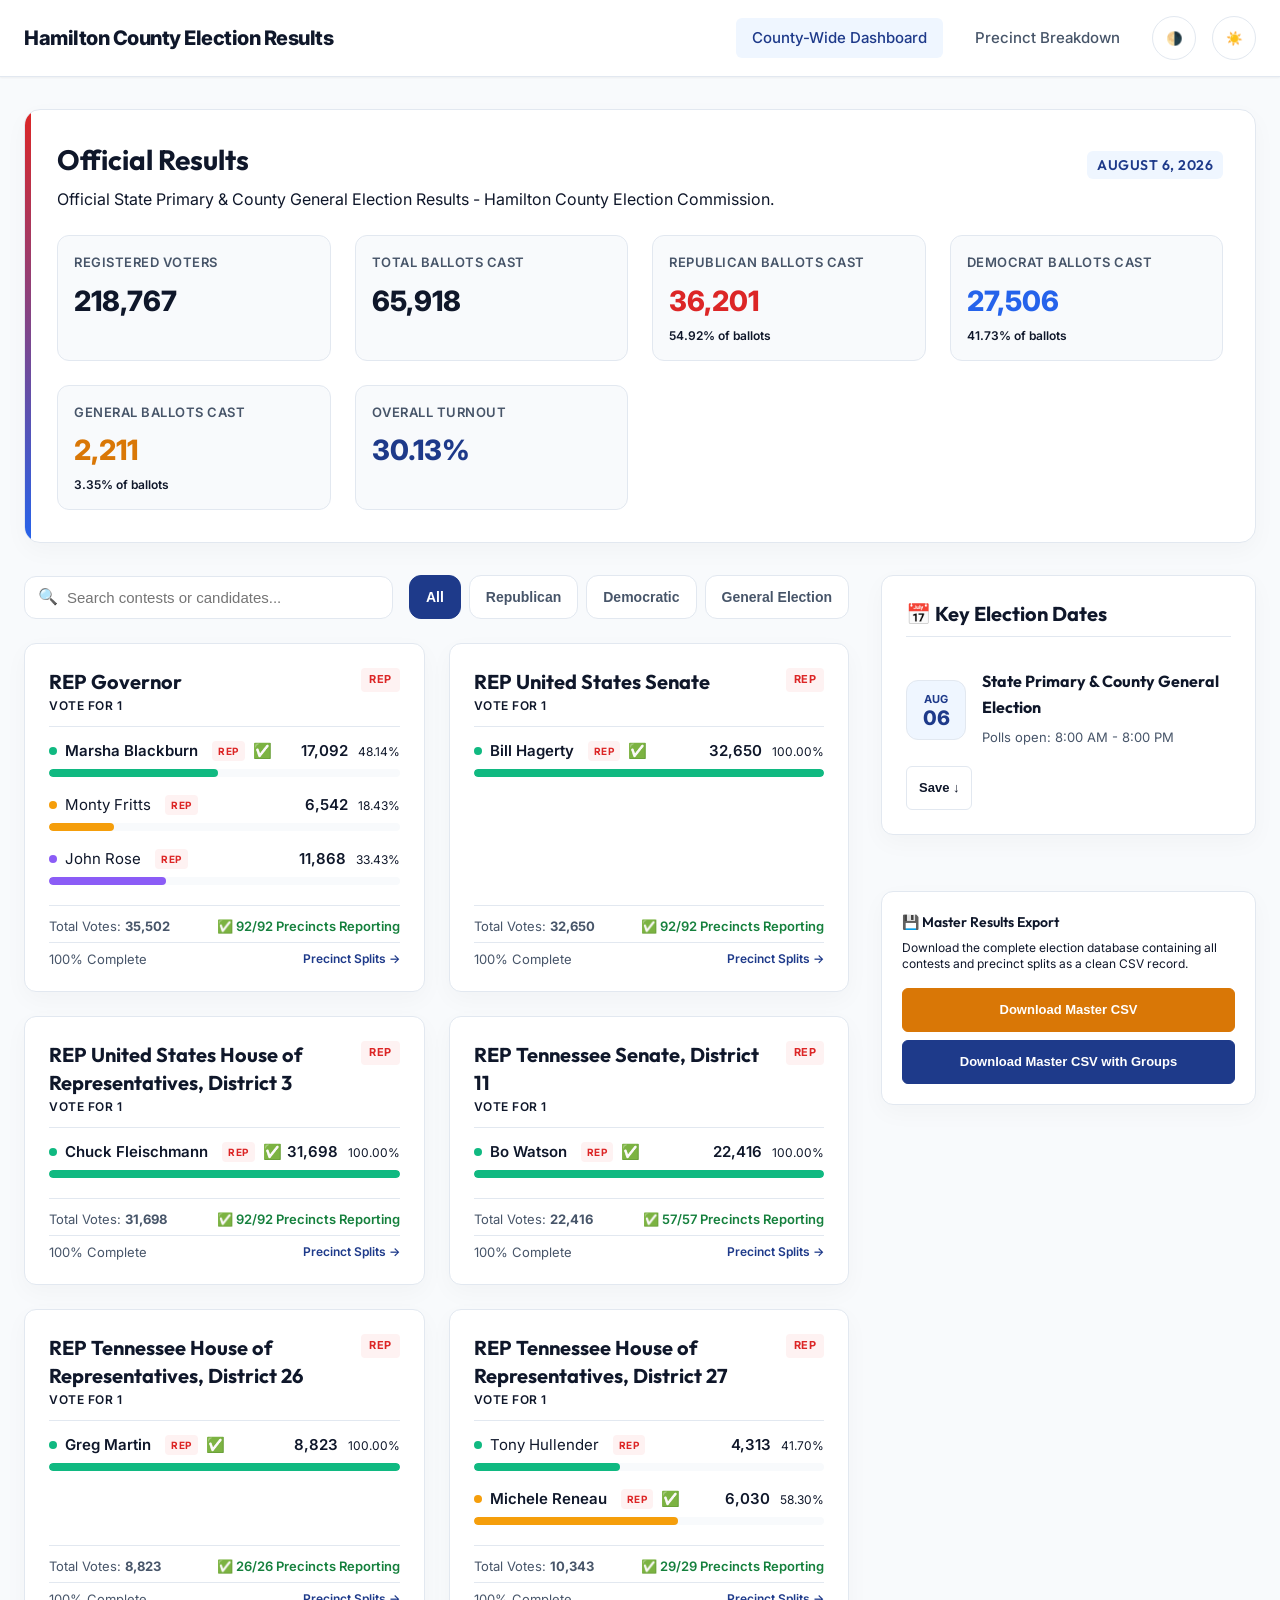
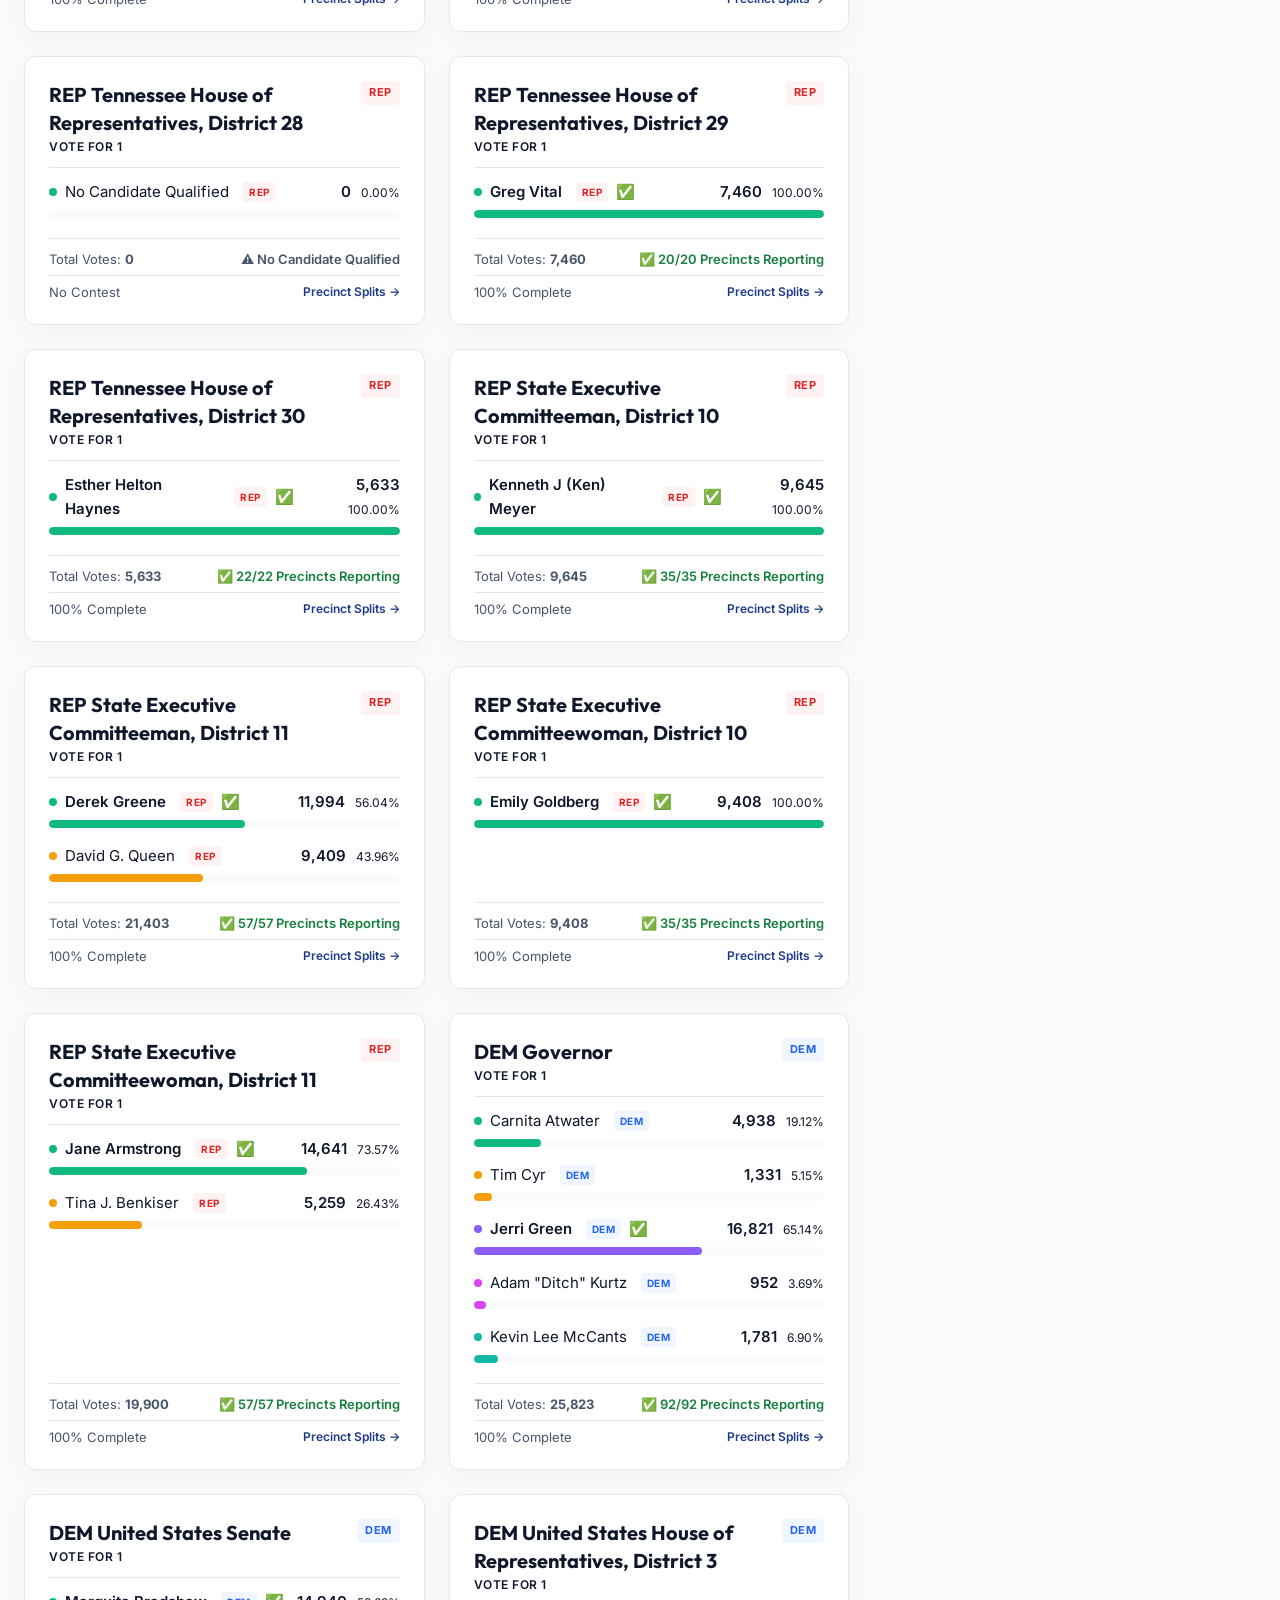
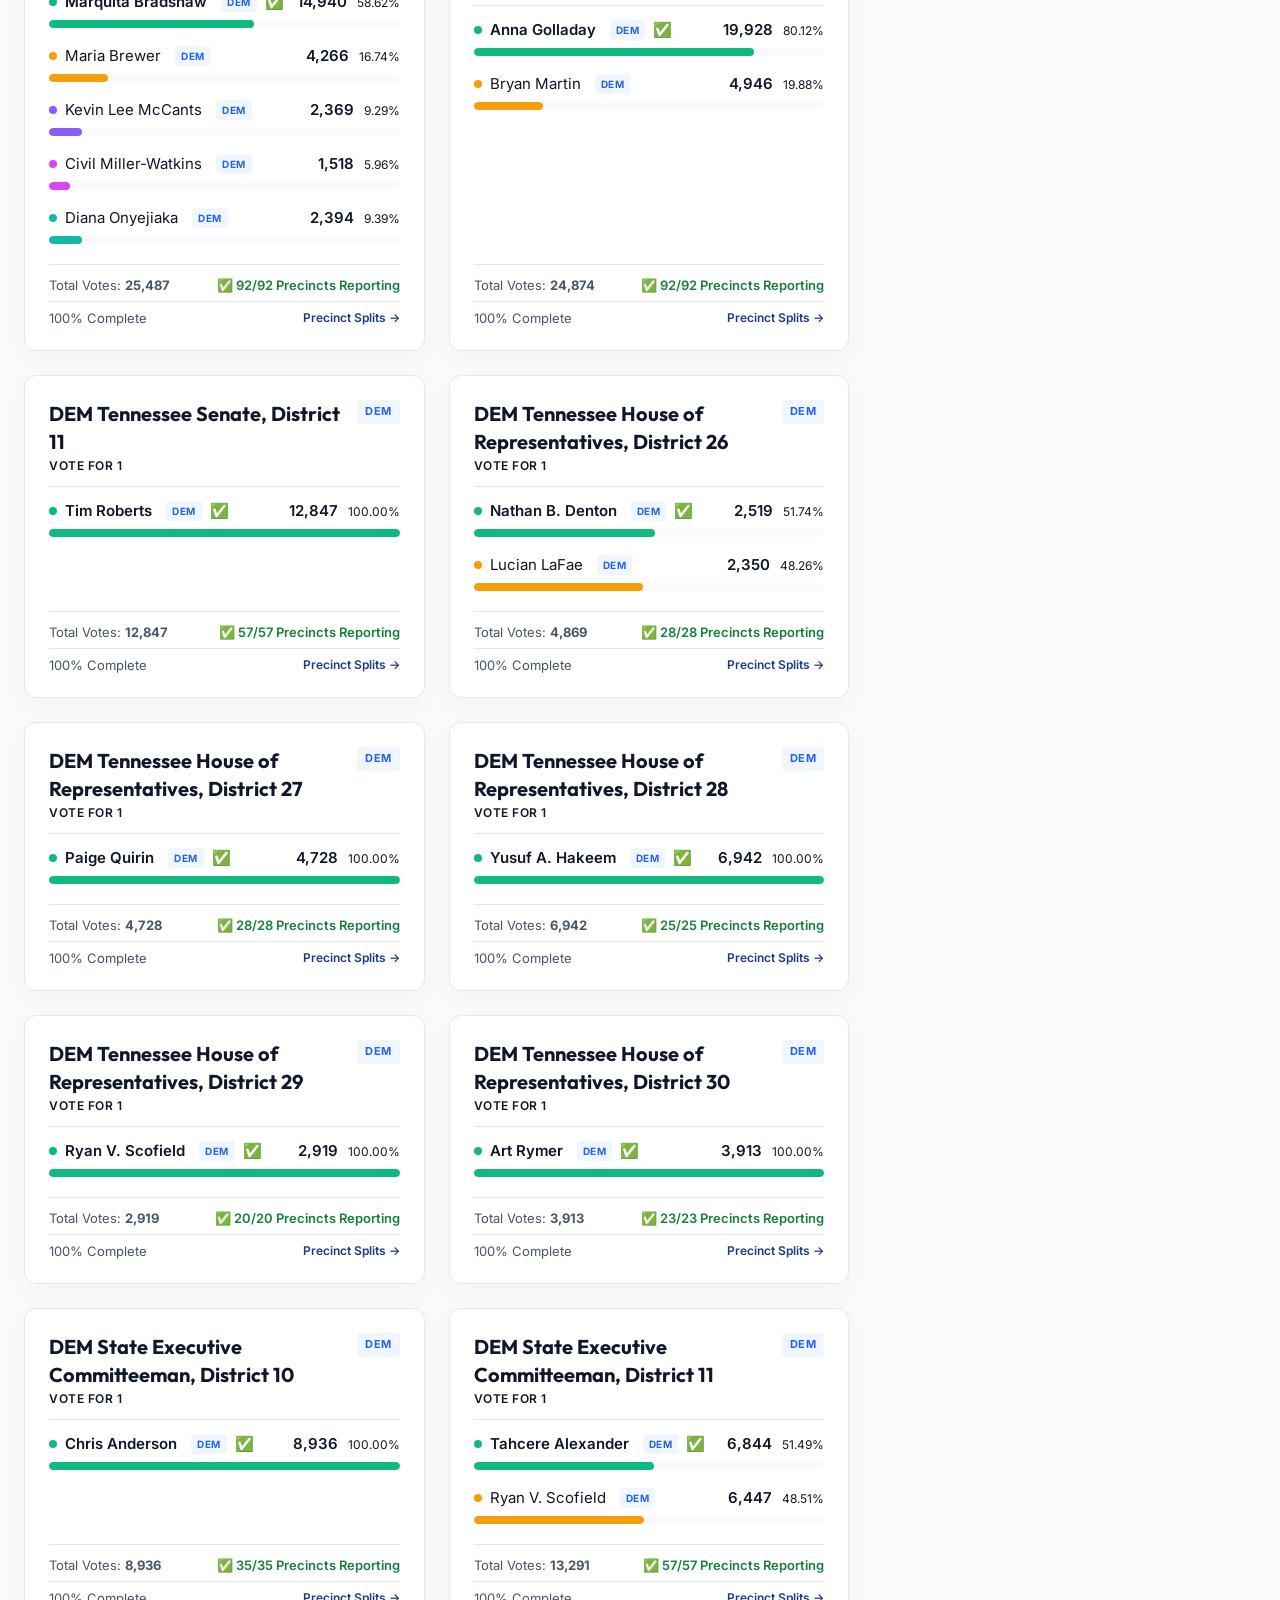
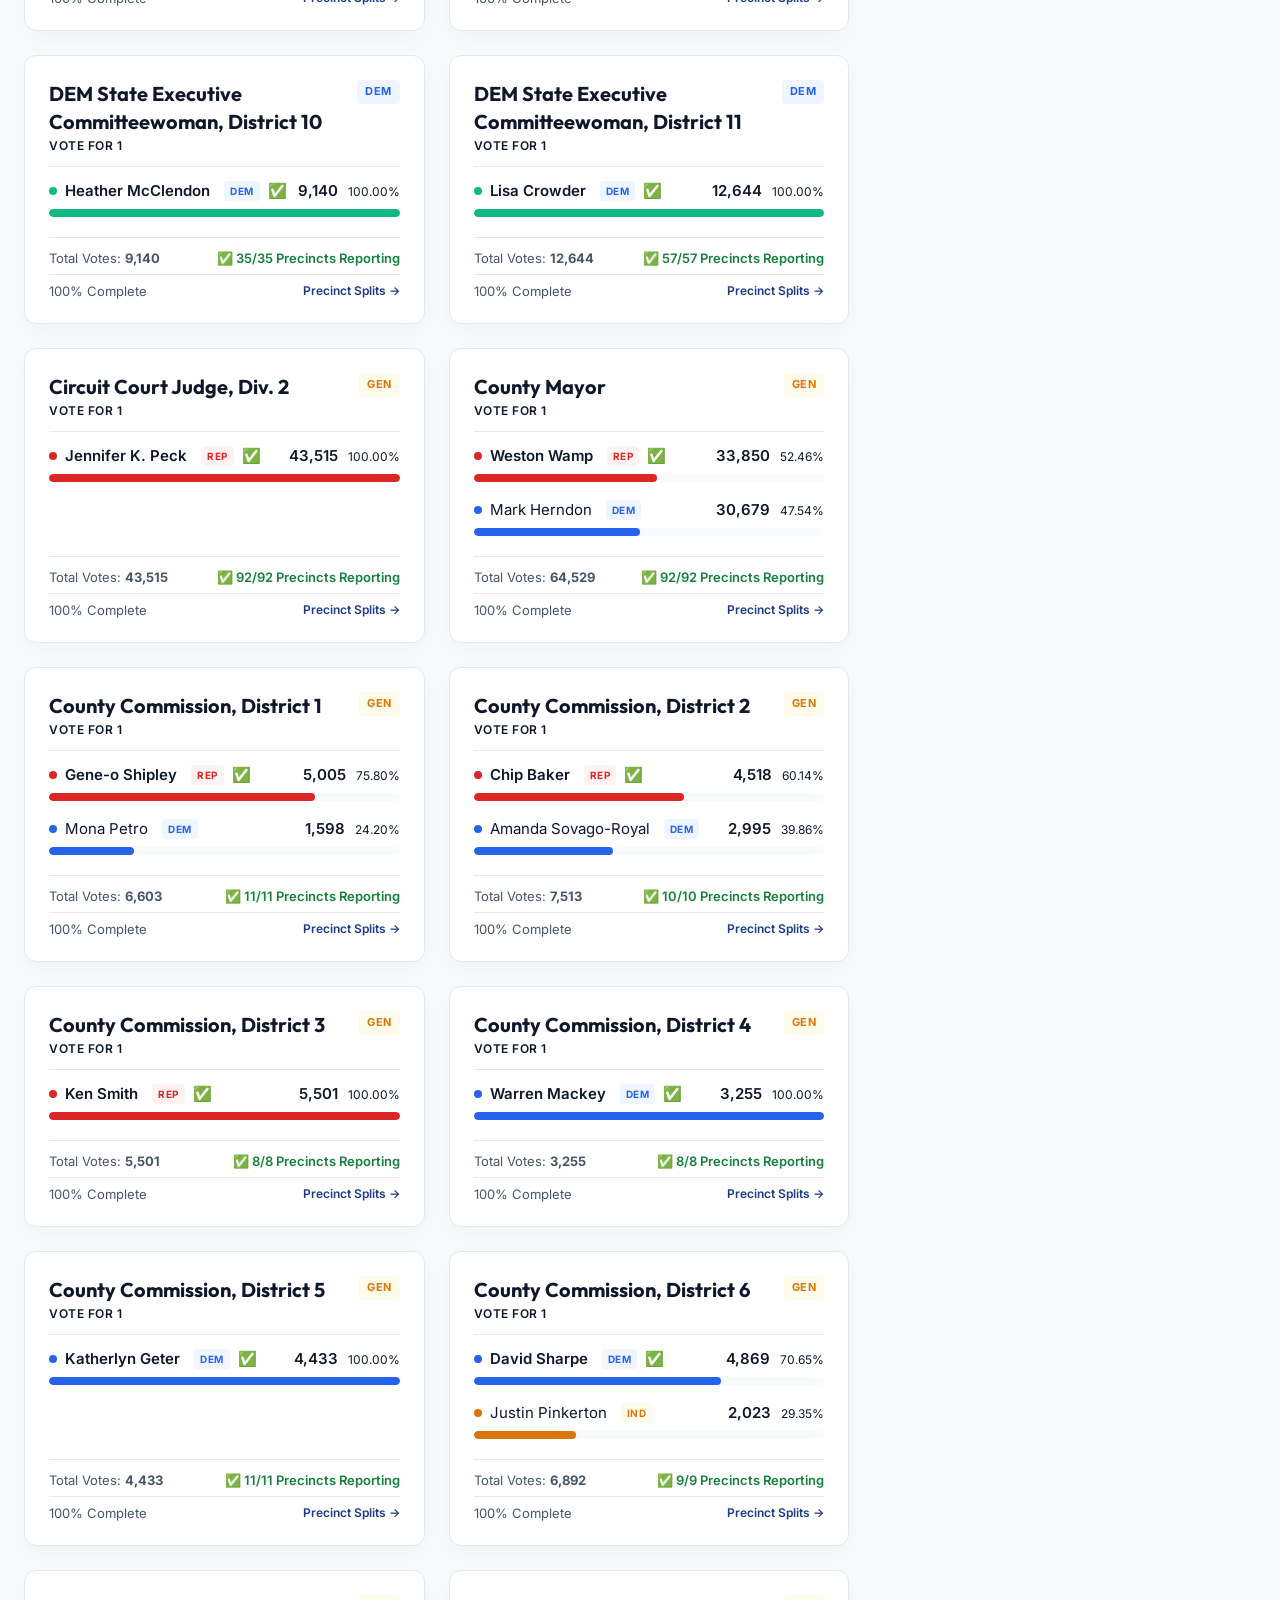
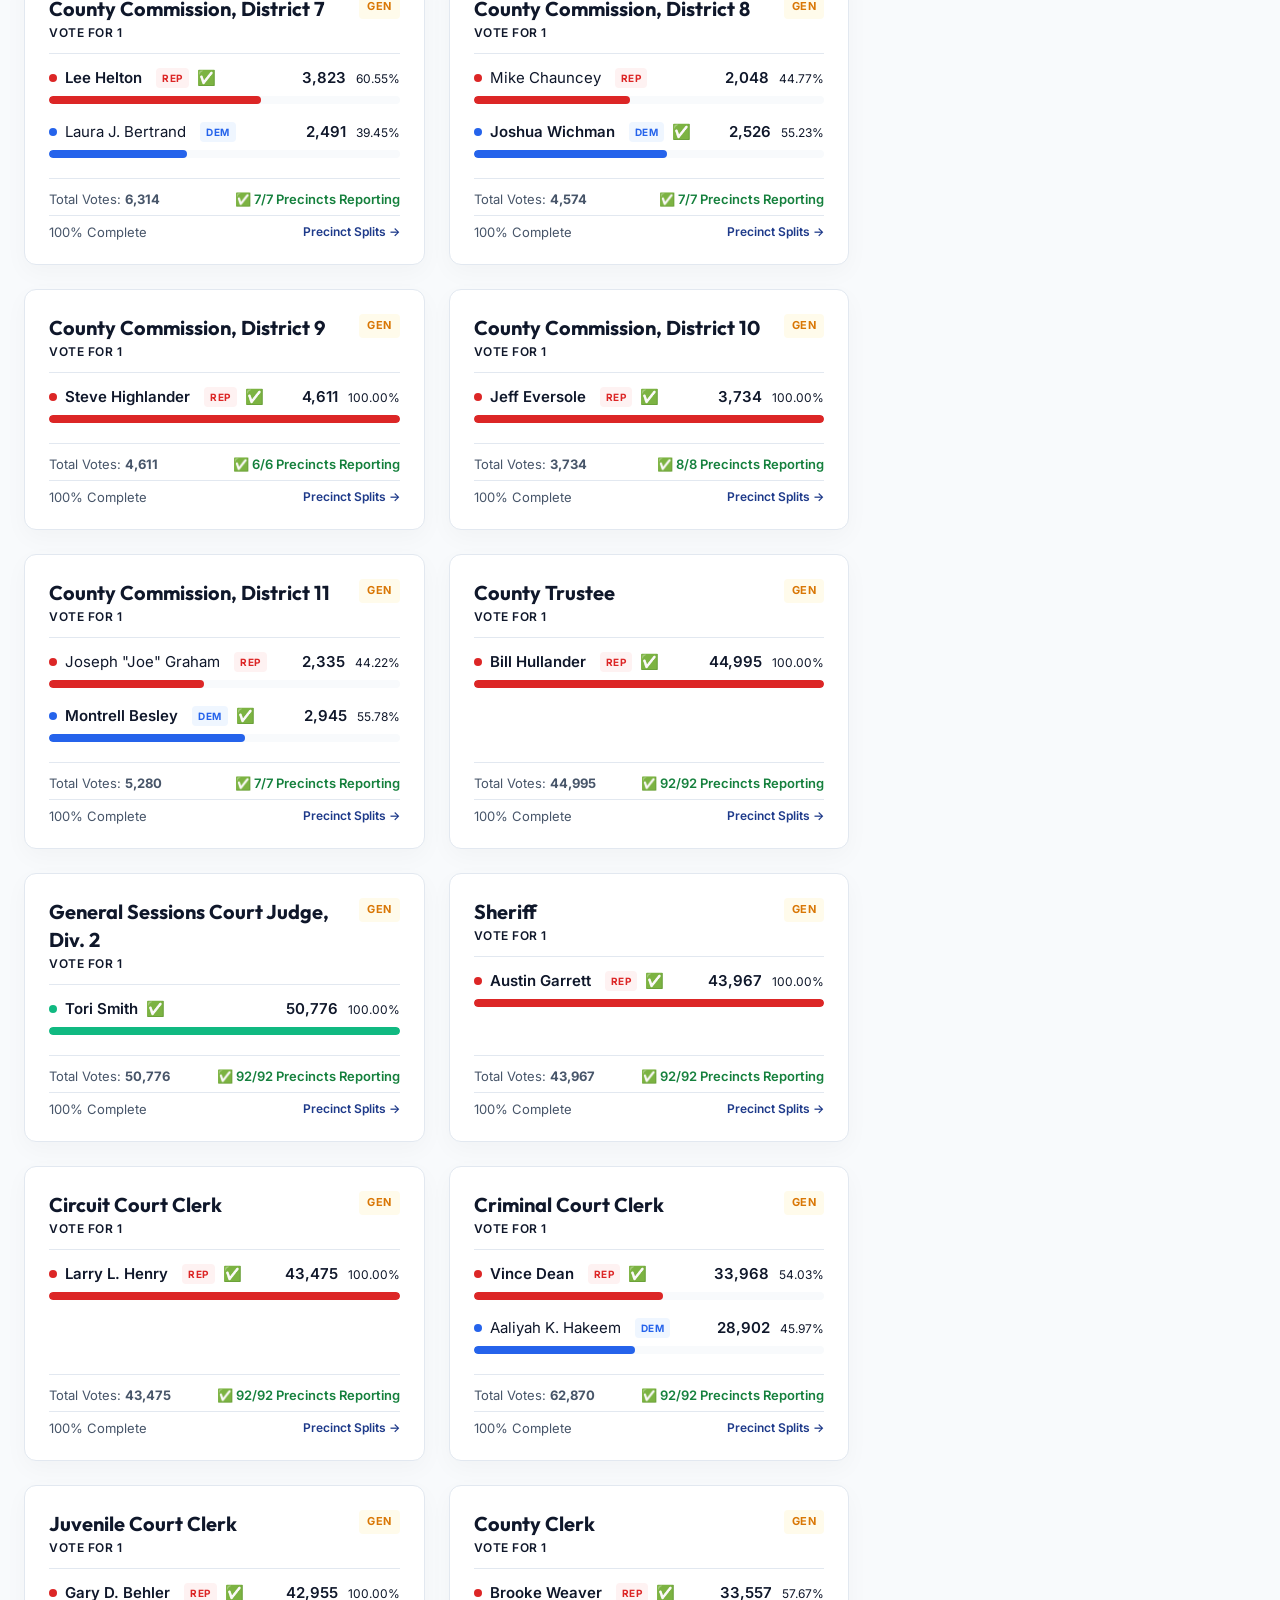
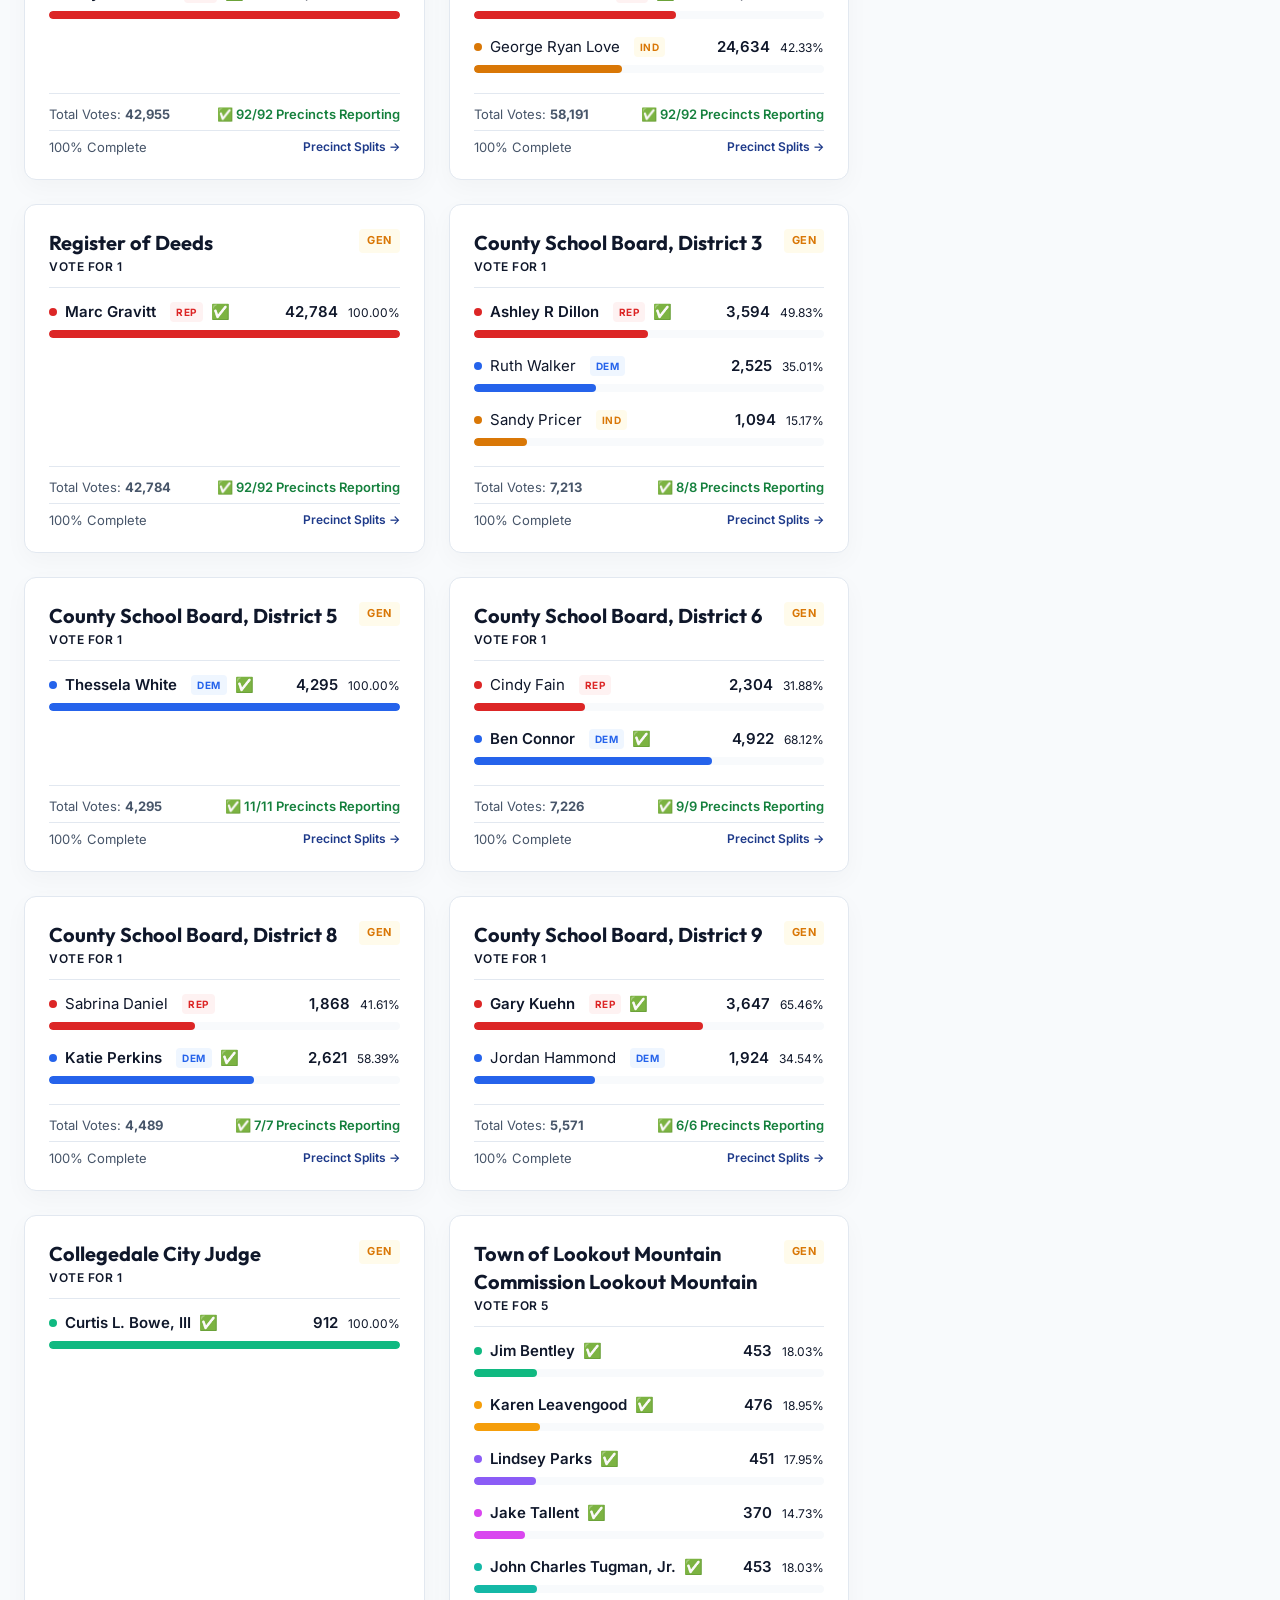
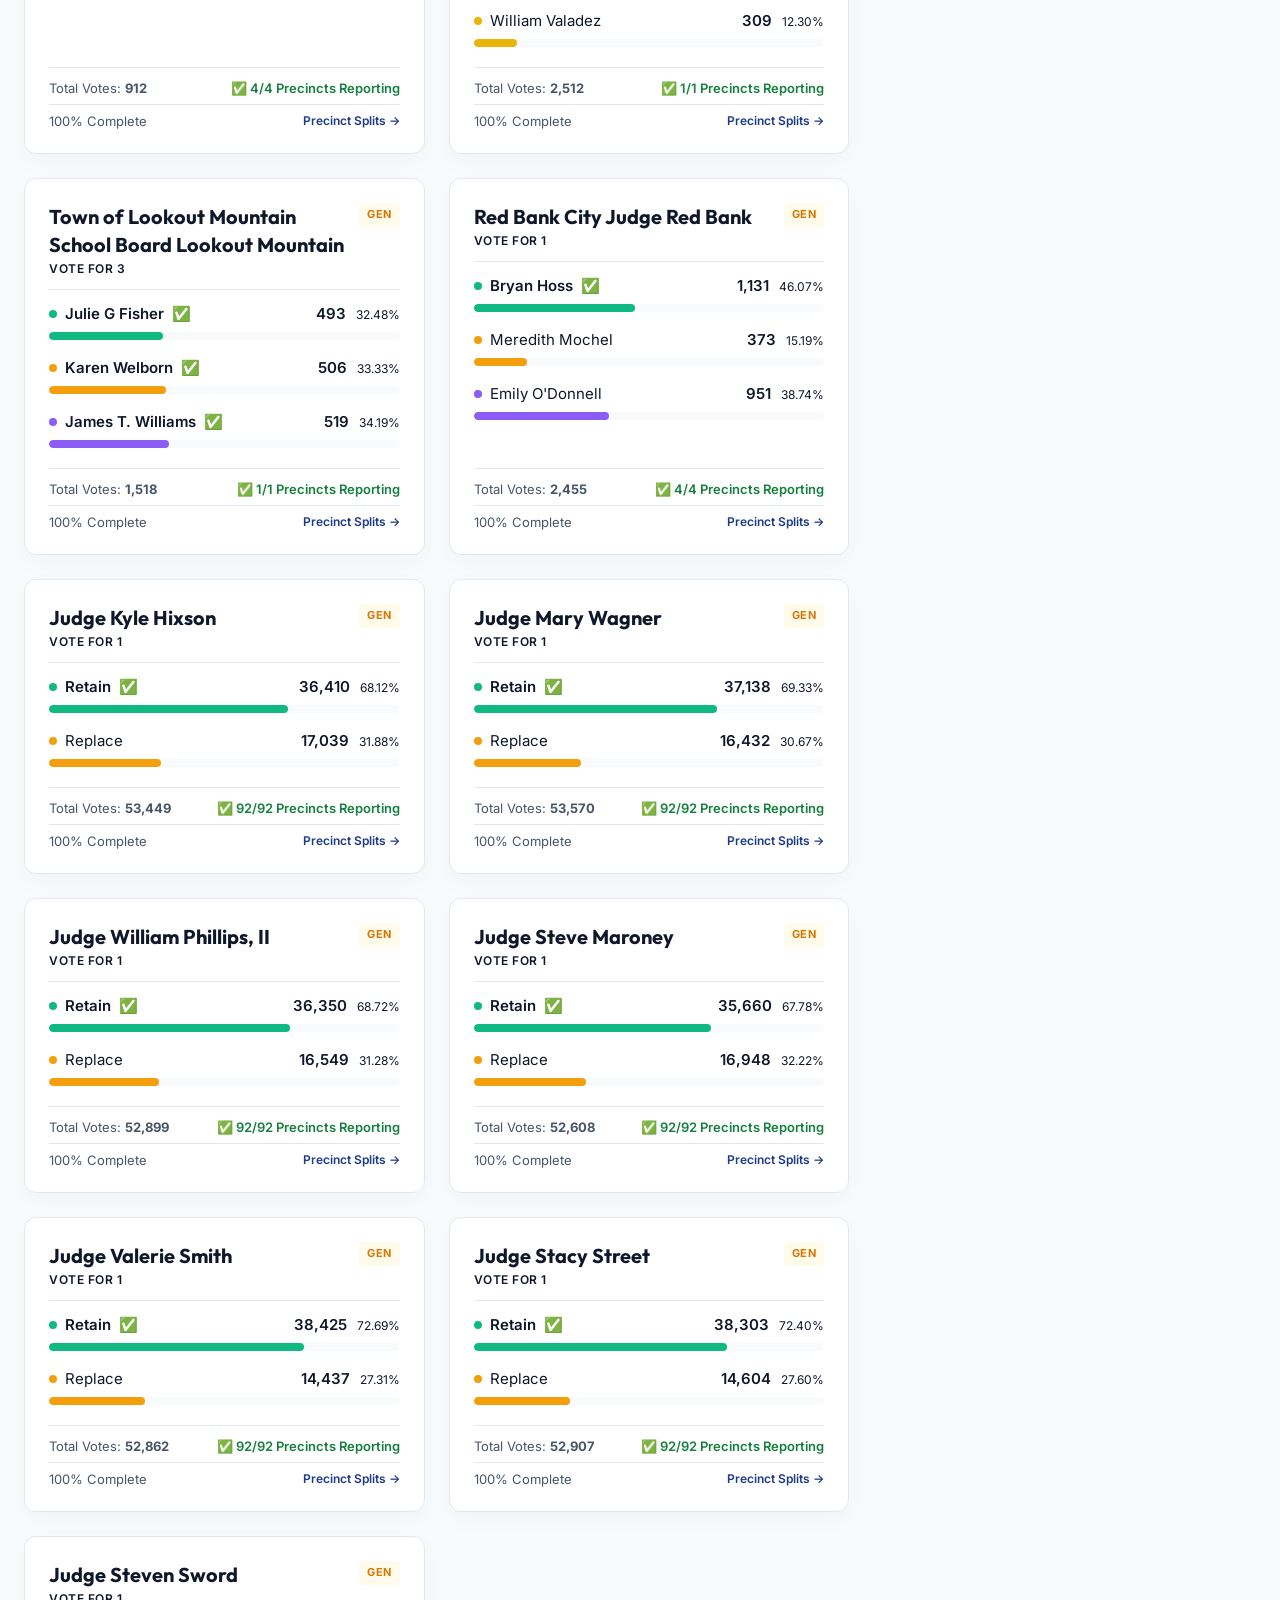
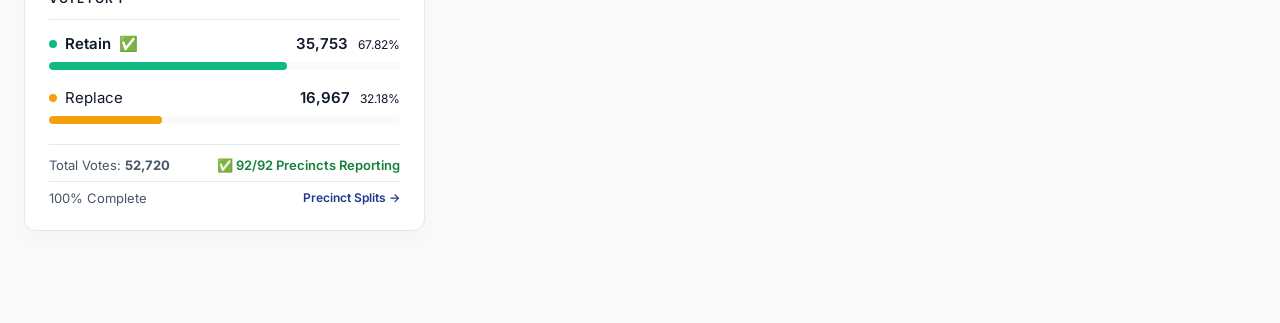
<file: index.html>
<!DOCTYPE html>
<html lang="en">
<head>
  <meta charset="US-ASCII">
  <meta name="viewport" content="width=device-width, initial-scale=1.0">
  <title>County-Wide Election Dashboard | Hamilton County Election Commission</title>
  <!-- Global Visual Diagnostics (Discovers console crashes instantly on-screen) -->
  <script>
    window.onerror = function(msg, src, line, col, err) {
      var d = document.createElement('div');
      d.style.cssText = 'background:#fef2f2; border:2px solid #dc2626; color:#991b1b; padding:20px; margin:20px; font-family:monospace; font-size:14px; border-radius:8px; z-index:9999; position:relative;';
      d.innerHTML = '<h3>&#x26A0;&#xFE0F; JavaScript Runtime Error:</h3>' +
                    '<p><strong>Message:</strong> ' + msg + '</p>' +
                    '<p><strong>Source:</strong> ' + src + ' (Line ' + line + ', Col ' + col + ')</p>' +
                    (err && err.stack ? '<pre style="white-space:pre-wrap; margin-top:10px; background:#fee2e2; padding:10px; border-radius:4px;">' + err.stack + '</pre>' : '');
      document.body.insertBefore(d, document.body.firstChild);
      return false;
    };
    window.onunhandledrejection = function(e) {
      var d = document.createElement('div');
      d.style.cssText = 'background:#fef2f2; border:2px solid #dc2626; color:#991b1b; padding:20px; margin:20px; font-family:monospace; font-size:14px; border-radius:8px; z-index:9999; position:relative;';
      d.innerHTML = '<h3>&#x26A0;&#xFE0F; Unhandled Promise Rejection:</h3>' +
                    '<p><strong>Reason:</strong> ' + e.reason + '</p>';
      document.body.insertBefore(d, document.body.firstChild);
    };
  </script>

  <!-- Premium Stylesheets -->
  <link rel="stylesheet" href="assets/style.css">
</head>
<body>

  <!-- Screen Reader Skip Link (WCAG AA) -->
  <a href="#main-content" class="sr-only">Skip to main content</a>

  <!-- Top Navigation Bar -->
  <nav class="navbar" aria-label="Main Navigation">
    <a href="index.html" class="navbar-logo-container" aria-label="Hamilton County Election Commission Home">
      <span class="navbar-title">
        Hamilton County Election Results
      </span>
    </a>
    <div class="navbar-nav">
      <a href="index.html" class="nav-link active" aria-current="page">County-Wide Dashboard</a>
      <a href="precincts.html" class="nav-link">Precinct Breakdown</a>
      <button type="button" class="theme-toggle" onclick="ElectionApp.toggleTheme()" aria-label="Toggle dark and light themes">
        &#x1F317;
      </button>
      <button type="button" id="high-contrast-toggle" class="theme-toggle" onclick="ElectionApp.toggleHighContrast()" aria-label="Toggle high contrast theme" title="High Contrast Mode">
        &#x2600;&#xFE0F;
      </button>
    </div>
  </nav>

  <!-- Main Content Wrapper -->
  <main id="main-content" class="app-container">
    
    <!-- Hero Banner: Voter Turnout Overview -->
    <header class="hero-card" aria-labelledby="hero-title">
      <h1 id="hero-title" class="font-size-title" style="margin-bottom: 8px !important; display: flex; flex-wrap: wrap; justify-content: space-between; align-items: baseline; gap: 12px;">
        <span id="page-heading-title">Official Results</span>
        <span id="election-date-badge" class="font-size-small text-semibold" style="color: var(--primary) !important; background-color: var(--primary-light); padding: 4px 10px; border-radius: 6px; text-transform: uppercase; letter-spacing: 0.5px;">Loading...</span>
      </h1>
      <p id="election-subtitle" class="font-size-body text-muted" style="margin-bottom: 24px !important;">
        Official Election Results - Hamilton County Election Commission.
      </p>
      
      <!-- Summary Statistics Grid -->
      <div id="hero-stats-grid" class="hero-grid" role="region" aria-label="Key Election Statistics">
        <div class="stat-item">
          <span class="stat-label">Registered Voters</span>
          <span id="stat-voters" class="stat-value">Loading...</span>
        </div>
        <div class="stat-item">
          <span class="stat-label">Ballots Cast</span>
          <span id="stat-ballots" class="stat-value">Loading...</span>
        </div>
        <div class="stat-item">
          <span class="stat-label">Overall Turnout</span>
          <span id="stat-turnout" class="stat-value" style="color: var(--primary) !important;">Loading...</span>
        </div>
      </div>
    </header>

    <!-- Error Message Panel -->
    <div id="error-message" class="stat-item" style="display: none; background-color: var(--rep-bg); border-color: var(--rep-color); color: var(--rep-color); margin-bottom: 32px !important; text-align: center; font-weight: 600;"></div>

    <!-- Layout Grid: Left Content (Contests), Right Sidebar (Deadlines) -->
    <div style="display: flex; flex-wrap: wrap; gap: 32px; align-items: flex-start;">
      
      <!-- Left Main Column (Contests Listing) -->
      <section style="flex: 3 1 600px;" aria-labelledby="contests-heading">
        <h2 id="contests-heading" class="sr-only">Contest Results Grid</h2>
        
        <!-- Search & Filters Toolbar -->
        <div class="search-filter-bar" role="search">
          <div class="search-input-wrapper">
            <span class="search-icon" aria-hidden="true">&#x1F50D;</span>
            <input type="text" class="search-input" placeholder="Search contests or candidates..." oninput="ElectionApp.handleSearchInput(event)" aria-label="Search contests or candidates">
          </div>
          <div id="filter-group" class="filter-group" aria-label="Filter Contests by Party or Category">
            <!-- Populated Dynamically by app.js based on available parties in data -->
          </div>
        </div>

        <!-- Empty Results Message -->
        <div id="no-contests-message" class="stat-item" style="display: none; text-align: center; padding: 48px !important; background-color: var(--bg-card) !important; border-color: var(--border-color) !important;">
          <p class="font-size-subtitle text-semibold" style="margin-bottom: 8px !important;">No matching contests found</p>
          <p class="font-size-small text-muted">Try adjusting your search keywords or active filters.</p>
        </div>

        <!-- Dynamic Contest Cards Wrapper -->
        <div id="contest-grid" class="contest-grid">
          <!-- Populated Dynamically by app.js -->
        </div>
      </section>

      <!-- Right Sidebar Column (Calendar Widget & Print options) -->
      <aside style="flex: 1 1 300px; display: flex; flex-direction: column; gap: 24px;" aria-labelledby="sidebar-heading">
        <h2 id="sidebar-heading" class="sr-only">Election Support & Calendar Actions</h2>
        
        <!-- Calendar Dates Add Widget -->
        <div class="calendar-widget">
          <h3 class="font-size-subtitle" style="margin-bottom: 16px !important; border-bottom: 1px solid var(--border-color); padding-bottom: 8px !important;">
            &#x1F4C5; Key Election Dates
          </h3>
          
          <!-- Event 1: Election Day -->
          <div class="calendar-event">
            <div class="calendar-date-badge" aria-hidden="true">
              <span id="cal-event-month" class="calendar-month">---</span>
              <span id="cal-event-day" class="calendar-day">--</span>
            </div>
            <div class="calendar-info">
              <h4 id="cal-event-title" class="calendar-title">Election Day</h4>
              <span class="calendar-time">Polls open: 8:00 AM - 8:00 PM</span>
            </div>
            <div class="calendar-dropdown-wrapper">
              <button type="button" id="cal-menu-primary-btn" class="btn btn-outline btn-sm" 
                      onclick="ElectionApp.toggleCalendarMenu(event, 'cal-menu-primary')" 
                      aria-expanded="false" aria-haspopup="true" 
                      aria-label="Add Election Day to calendar">
                Save &#x2193;
              </button>
              <div id="cal-menu-primary" class="calendar-menu" onkeydown="ElectionApp.handleCalendarKey(event, 'cal-menu-primary')">
                <a id="cal-link-google" href="#" target="_blank" rel="noopener noreferrer" class="calendar-item" aria-label="Add to Google Calendar (opens in new tab)">
                  &#x1F4E7; Google Calendar
                </a>
                <a id="cal-link-outlook" href="#" target="_blank" rel="noopener noreferrer" class="calendar-item" aria-label="Add to Outlook Calendar (opens in new tab)">
                  &#x1F4EB; Outlook Web
                </a>
                <button type="button" id="cal-btn-ics" class="calendar-item">
                  &#x1F4E6; Apple / ICS File
                </button>
              </div>
            </div>
          </div>


        </div>

        <!-- Sidebar Master CSV Export Card -->
        <div class="calendar-widget" style="padding: 20px !important;">
          <h3 class="font-size-small text-semibold" style="margin-bottom: 8px !important;">
            &#x1F4BE; Master Results Export
          </h3>
          <p class="font-size-tiny text-muted" style="margin-bottom: 16px !important;">
            Download the complete election database containing all contests and precinct splits as a clean CSV record.
          </p>
          <button type="button" class="btn btn-sm width-100" style="margin-bottom: 8px !important; background-color: var(--other-color) !important; color: #ffffff !important; border-color: var(--other-color) !important;" onclick="ElectionApp.downloadMasterCSV()" aria-label="Download master results CSV database for all contests">
            Download Master CSV
          </button>
          <button type="button" class="btn btn-sm width-100" style="background-color: var(--primary) !important; color: var(--text-inverse) !important; border-color: var(--primary) !important;" onclick="ElectionApp.downloadMasterCSVWithGroups()" aria-label="Download master results CSV database with counting group splits for all contests">
            Download Master CSV with Groups
          </button>
        </div>
      </aside>

    </div>
  </main>

  <!-- Return to Top Floating Button -->
  <button type="button" id="back-to-top" class="back-to-top-btn" onclick="ElectionApp.scrollToTop()" aria-label="Return to top of page">
    &#x2B06;&#xFE0F; Return to Top
  </button>

  <!-- Core Javascript Resources -->
  <script src="assets/data.js"></script>
  <script src="assets/parser.js"></script>
  <script src="assets/app.js"></script>
</body>
</html>
</file>
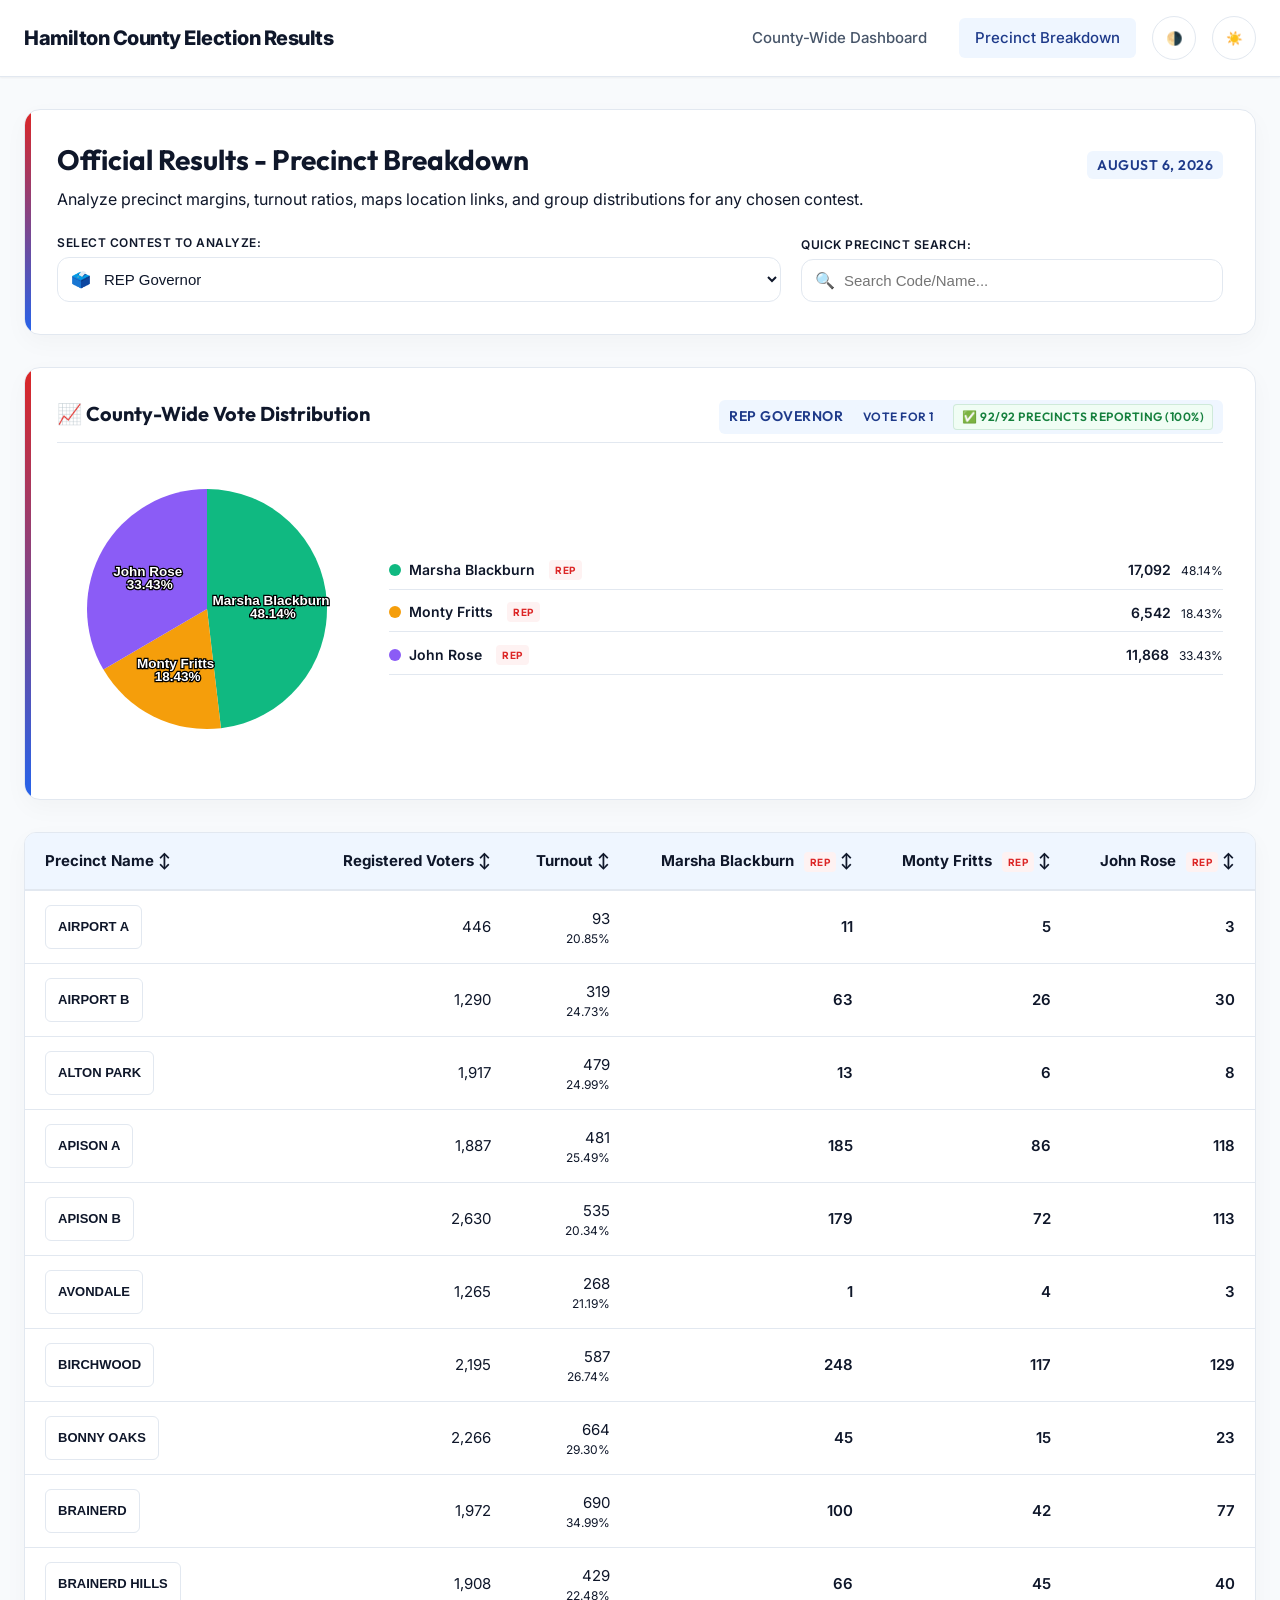
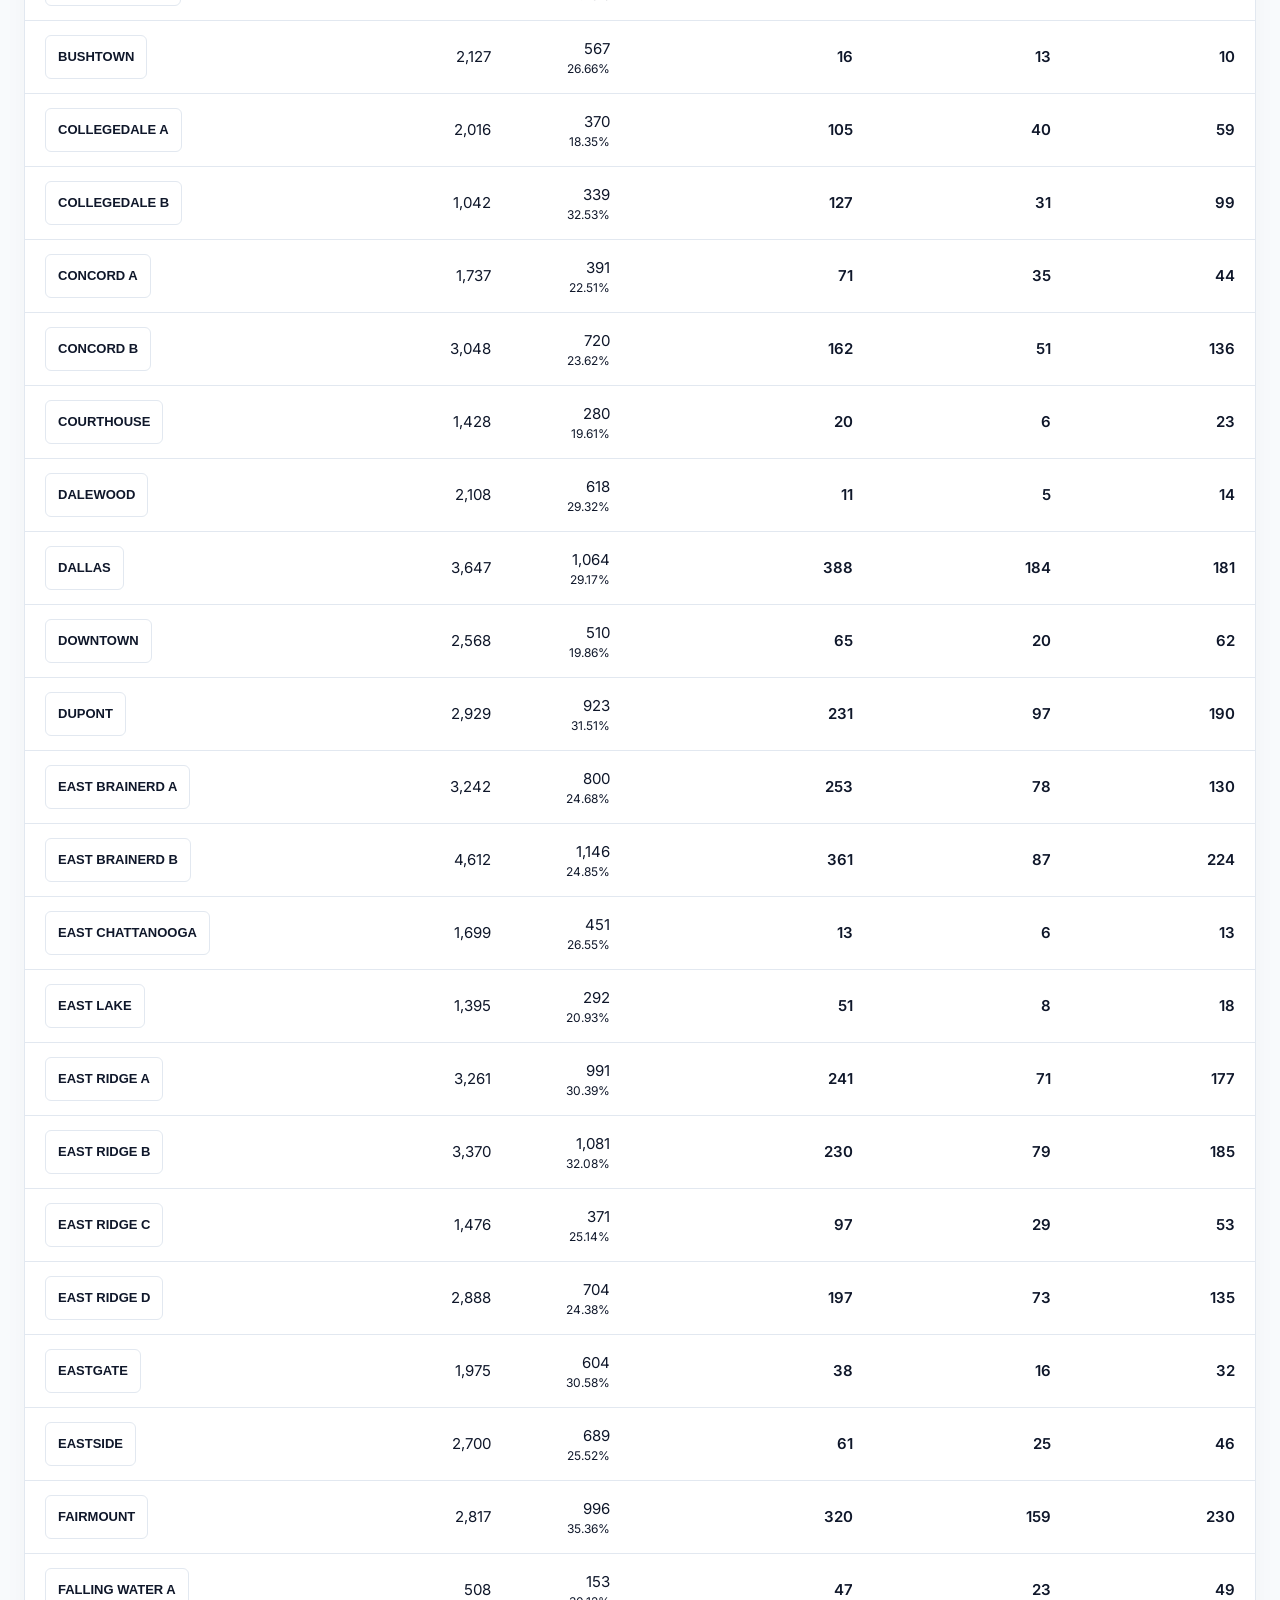
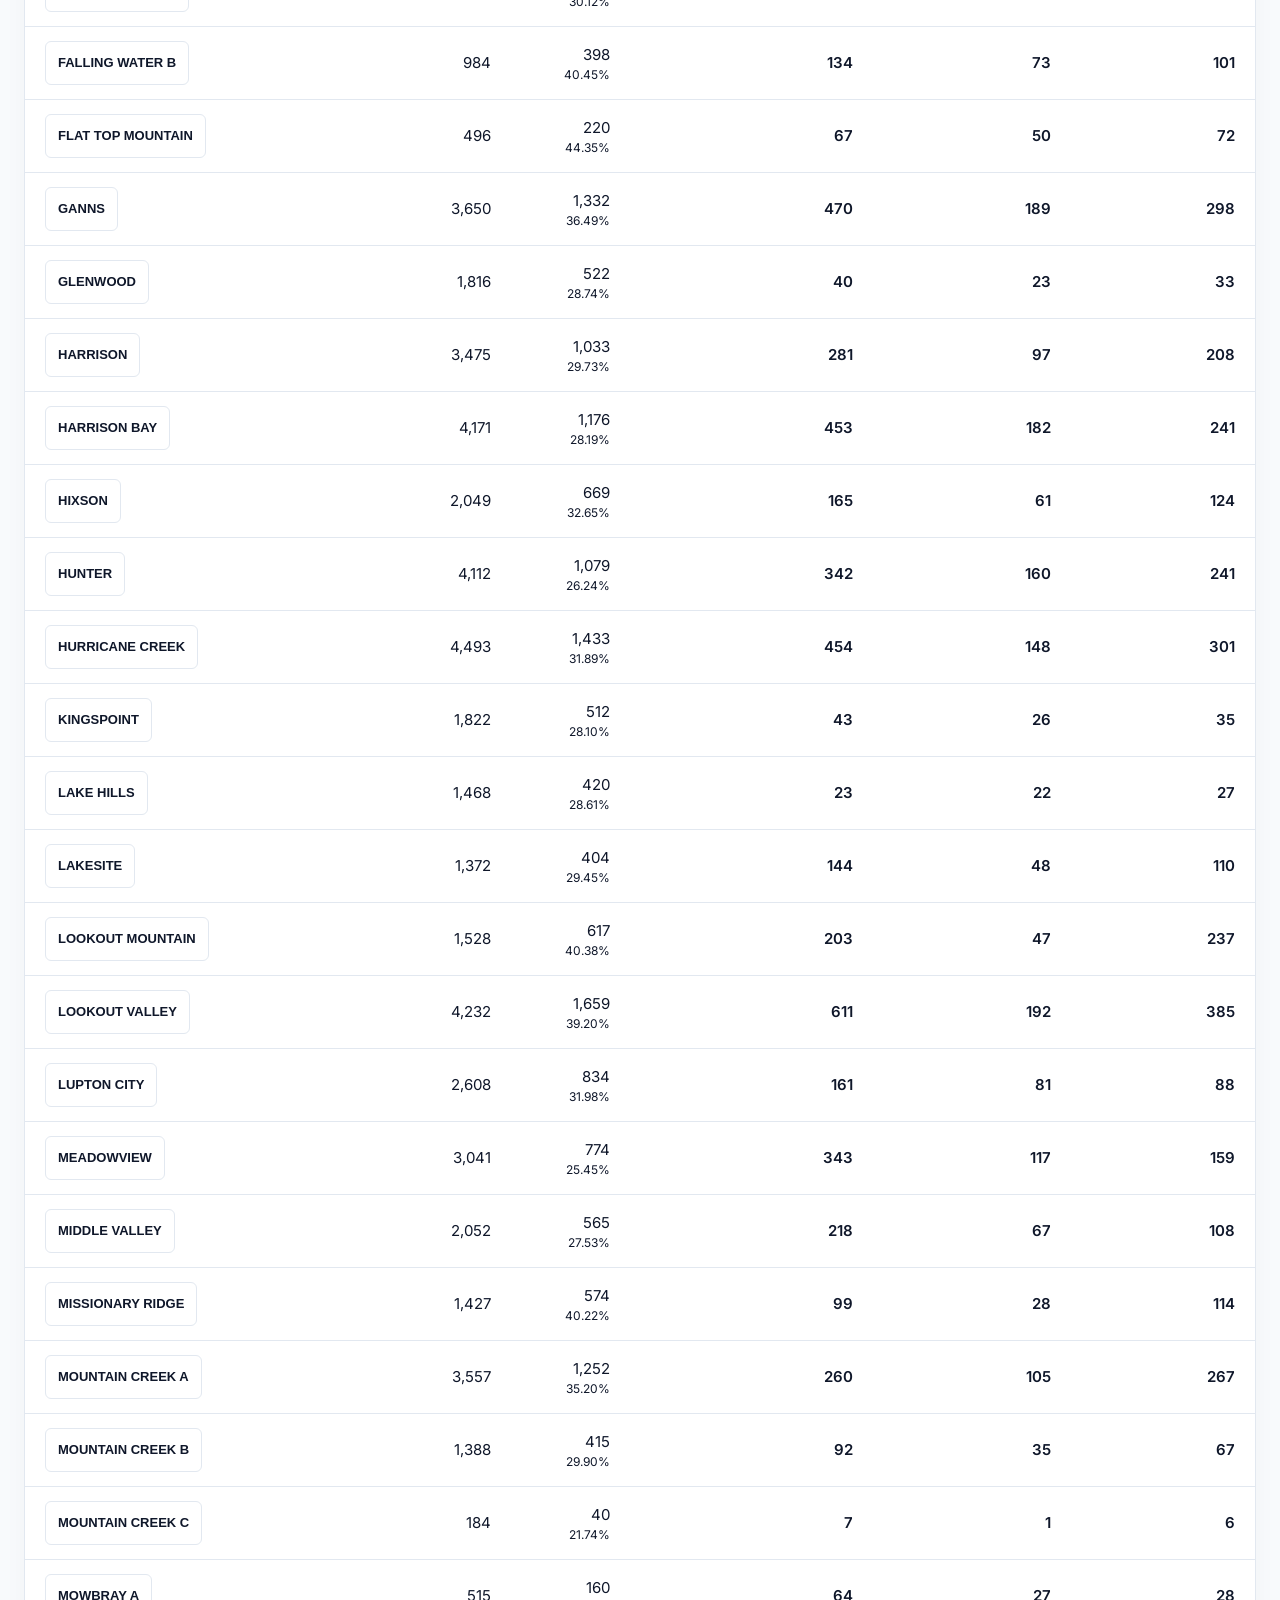
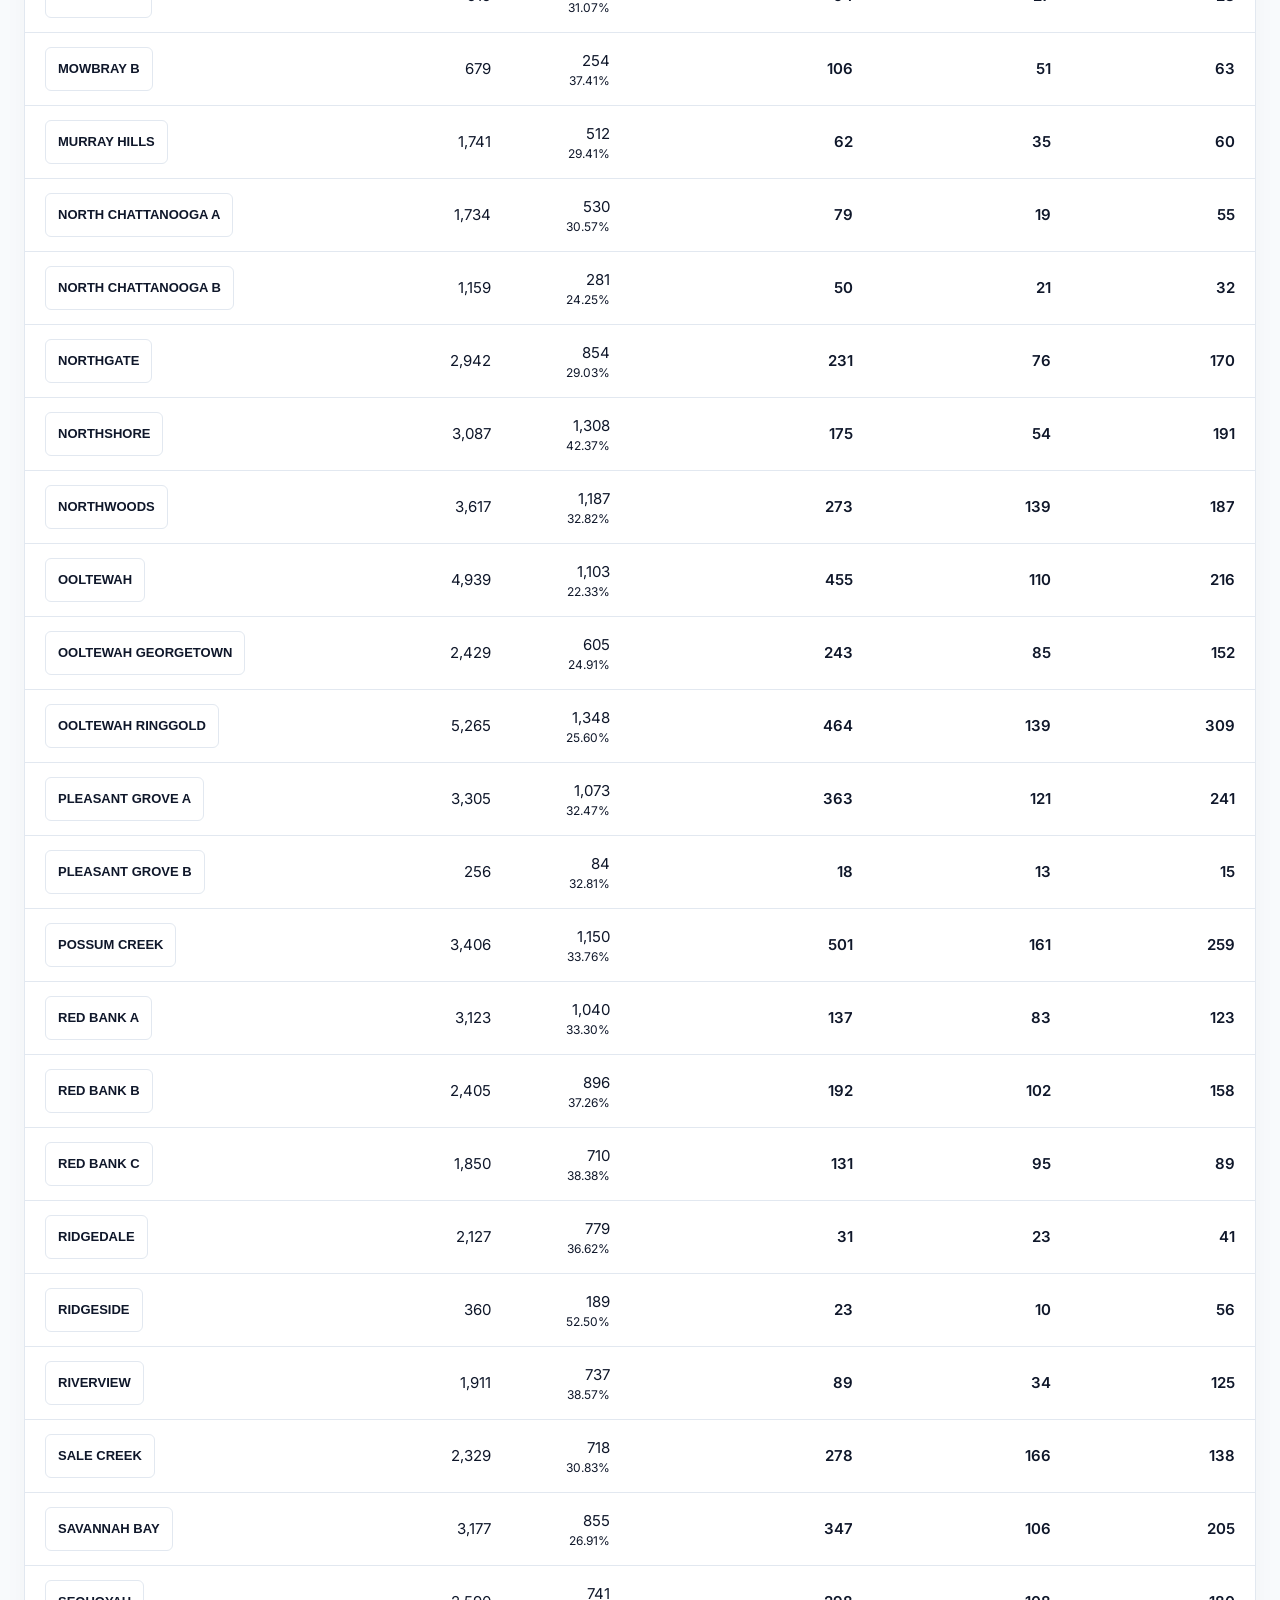
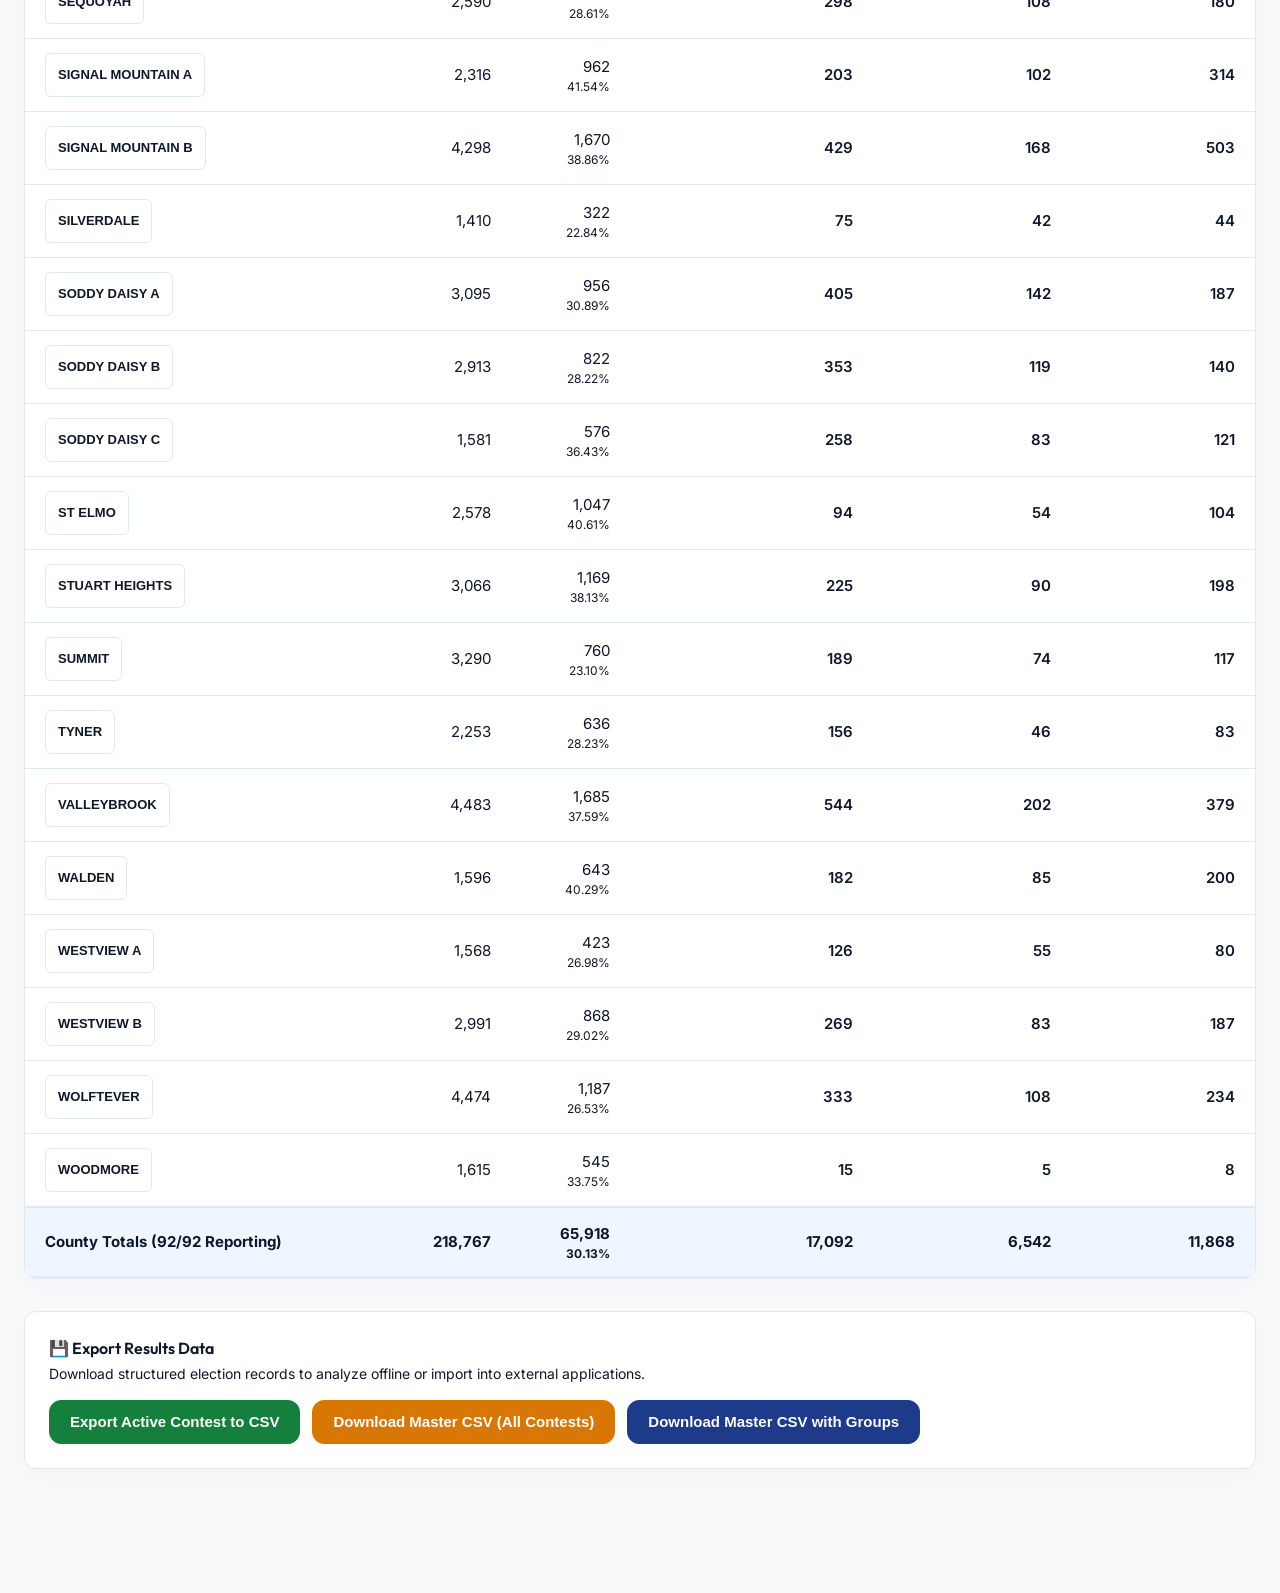
<file: precincts.html>
<!DOCTYPE html>
<html lang="en">
<head>
  <meta charset="US-ASCII">
  <meta name="viewport" content="width=device-width, initial-scale=1.0">
  <title>Precinct Results Breakdown | Hamilton County Election Commission</title>
  <!-- Global Visual Diagnostics (Discovers console crashes instantly on-screen) -->
  <script>
    window.onerror = function(msg, src, line, col, err) {
      var d = document.createElement('div');
      d.style.cssText = 'background:#fef2f2; border:2px solid #dc2626; color:#991b1b; padding:20px; margin:20px; font-family:monospace; font-size:14px; border-radius:8px; z-index:9999; position:relative;';
      d.innerHTML = '<h3>&#x26A0;&#xFE0F; JavaScript Runtime Error:</h3>' +
                    '<p><strong>Message:</strong> ' + msg + '</p>' +
                    '<p><strong>Source:</strong> ' + src + ' (Line ' + line + ', Col ' + col + ')</p>' +
                    (err && err.stack ? '<pre style="white-space:pre-wrap; margin-top:10px; background:#fee2e2; padding:10px; border-radius:4px;">' + err.stack + '</pre>' : '');
      document.body.insertBefore(d, document.body.firstChild);
      return false;
    };
    window.onunhandledrejection = function(e) {
      var d = document.createElement('div');
      d.style.cssText = 'background:#fef2f2; border:2px solid #dc2626; color:#991b1b; padding:20px; margin:20px; font-family:monospace; font-size:14px; border-radius:8px; z-index:9999; position:relative;';
      d.innerHTML = '<h3>&#x26A0;&#xFE0F; Unhandled Promise Rejection:</h3>' +
                    '<p><strong>Reason:</strong> ' + e.reason + '</p>';
      document.body.insertBefore(d, document.body.firstChild);
    };
  </script>

  <!-- Premium Stylesheets -->
  <link rel="stylesheet" href="assets/style.css">
</head>
<body>

  <!-- Screen Reader Skip Link (WCAG AA) -->
  <a href="#main-content" class="sr-only">Skip to main content</a>

  <!-- Top Navigation Bar -->
  <nav class="navbar" aria-label="Main Navigation">
    <a href="index.html" class="navbar-logo-container" aria-label="Hamilton County Election Commission Home">
      <span class="navbar-title">
        Hamilton County Election Results
      </span>
    </a>
    <div class="navbar-nav">
      <a href="index.html" class="nav-link">County-Wide Dashboard</a>
      <a href="precincts.html" class="nav-link active" aria-current="page">Precinct Breakdown</a>
      <button type="button" class="theme-toggle" onclick="ElectionApp.toggleTheme()" aria-label="Toggle dark and light themes">
        &#x1F317;
      </button>
      <button type="button" id="high-contrast-toggle" class="theme-toggle" onclick="ElectionApp.toggleHighContrast()" aria-label="Toggle high contrast theme" title="High Contrast Mode">
        &#x2600;&#xFE0F;
      </button>
    </div>
  </nav>

  <!-- Main Content Wrapper -->
  <main id="main-content" class="app-container">
    
    <!-- Hero Banner Header with Integrated Control Panel -->
    <header class="hero-card" aria-labelledby="page-title">
      <h1 id="page-title" class="font-size-title" style="margin-bottom: 8px !important; display: flex; flex-wrap: wrap; justify-content: space-between; align-items: baseline; gap: 12px;">
        <span id="page-heading-title">Official Results - Precinct Breakdown</span>
        <span id="election-date-badge" class="font-size-small text-semibold" style="color: var(--primary) !important; background-color: var(--primary-light); padding: 4px 10px; border-radius: 6px; text-transform: uppercase; letter-spacing: 0.5px;">Loading...</span>
      </h1>
      <p class="font-size-body text-muted" style="margin-bottom: 24px !important;">
        Analyze precinct margins, turnout ratios, maps location links, and group distributions for any chosen contest.
      </p>
      
      <!-- Unified Interactive Controls Row -->
      <div style="display: flex; flex-wrap: wrap; gap: 20px; align-items: flex-end; margin-top: 16px !important;">
        
        <!-- Contest Selector Dropdown -->
        <div style="flex: 2 1 320px !important; display: flex; flex-direction: column; gap: 6px;">
          <label for="contest-selector" class="font-size-tiny text-semibold text-muted" style="text-transform: uppercase !important; letter-spacing: 0.5px !important;">
            Select Contest to Analyze:
          </label>
          <div class="search-input-wrapper" style="flex: none !important; position: relative !important; margin: 0 !important; width: 100% !important;">
            <span class="search-icon" aria-hidden="true" style="left: 14px !important;">&#x1F5F3;&#xFE0F;</span>
            <select id="contest-selector" class="search-input" style="padding-left: 42px !important; appearance: auto !important;" onchange="ElectionApp.handleContestChange(this)">
              <option value="" disabled selected>Loading contests...</option>
            </select>
          </div>
        </div>
        
        <!-- Quick Precinct Search Input -->
        <div style="flex: 1 1 220px !important; display: flex; flex-direction: column; gap: 6px;">
          <label for="precinct-search-input" class="font-size-tiny text-semibold text-muted" style="text-transform: uppercase !important; letter-spacing: 0.5px !important;">
            Quick Precinct Search:
          </label>
          <div class="search-input-wrapper" style="flex: none !important; position: relative !important; margin: 0 !important; width: 100% !important;">
            <span class="search-icon" aria-hidden="true">&#x1F50D;</span>
            <input type="text" id="precinct-search-input" class="search-input" style="padding-left: 42px !important;" placeholder="Search Code/Name..." oninput="ElectionApp.handleSearchInput(event)" aria-label="Search precincts by name or code">
          </div>
        </div>

      </div>
    </header>

    <!-- Error Message Panel -->
    <div id="error-message" class="stat-item" style="display: none; background-color: var(--rep-bg); border-color: var(--rep-color); color: var(--rep-color); margin-bottom: 32px !important; text-align: center; font-weight: 600;"></div>

    <!-- Dynamic Contest Vote Distribution Pie Chart (Playbook Rich Aesthetics) -->
    <div id="contest-chart-card" class="hero-card" style="display: none; margin-bottom: 32px !important;">
      <h3 class="font-size-subtitle" style="margin-bottom: 16px !important; border-bottom: 1px solid var(--border-color); padding-bottom: 8px !important; display: flex; flex-wrap: wrap; justify-content: space-between; align-items: baseline; gap: 12px;">
        <span>&#x1F4C8; County-Wide Vote Distribution</span>
        <span id="selected-contest-title" class="font-size-small text-semibold" style="color: var(--primary) !important; background-color: var(--primary-light); padding: 4px 10px; border-radius: 6px; text-transform: uppercase; letter-spacing: 0.5px;">Select a Contest</span>
      </h3>
      <div style="display: flex; flex-wrap: wrap; gap: 32px; align-items: center; justify-content: center;">
        <!-- Pie SVG -->
        <div style="position: relative; width: 100%; max-width: 300px; aspect-ratio: 1 / 1; flex-shrink: 0;">
          <svg id="pie-svg" viewBox="0 0 100 100" width="100%" height="100%" aria-label="Vote Distribution Pie Chart"></svg>
        </div>
        <!-- Legend Container -->
        <div id="chart-legend" style="flex: 1 1 250px; display: flex; flex-direction: column; gap: 4px;">
          <!-- Filled dynamically by app.js -->
        </div>
      </div>
    </div>

    <!-- Responsive Table Wrapper (Playbook horizontal scroll rule) -->
    <div class="table-wrapper">
      <table class="results-table" aria-label="Precinct Results Matrix">
        <thead>
          <tr id="table-head-row">
            <th>Precinct Name</th>
            <th class="text-right">Registered Voters</th>
            <th class="text-right">Turnout</th>
            <!-- Candidate headers loaded dynamically -->
          </tr>
        </thead>
        <tbody id="table-body">
          <tr>
            <td colspan="3" class="text-center text-muted" style="padding: 48px !important;">
              Loading data... Please wait.
            </td>
          </tr>
        </tbody>
      </table>
    </div>

    <!-- Export Action Banner -->
    <div class="calendar-widget" style="display: flex; justify-content: space-between; align-items: center; flex-wrap: wrap; gap: 16px; margin-bottom: 32px !important;">
      <div style="flex: 1 1 400px !important;">
        <h3 class="font-size-body text-semibold" style="margin-bottom: 4px !important;">
          &#x1F4BE; Export Results Data
        </h3>
        <p class="font-size-small text-muted">
          Download structured election records to analyze offline or import into external applications.
        </p>
      </div>
      <div style="display: flex; gap: 12px; flex-wrap: wrap !important;">
        <button type="button" class="btn" style="background-color: var(--success) !important; color: #ffffff !important; border-color: var(--success) !important;" onclick="ElectionApp.exportToCSV()" aria-label="Download current precinct results matrix as a CSV file">
          Export Active Contest to CSV
        </button>
        <button type="button" class="btn" style="background-color: var(--other-color) !important; color: #ffffff !important; border-color: var(--other-color) !important;" onclick="ElectionApp.downloadMasterCSV()" aria-label="Download complete results database for all contests as a CSV file">
          Download Master CSV (All Contests)
        </button>
        <button type="button" class="btn" style="background-color: var(--primary) !important; color: var(--text-inverse) !important; border-color: var(--primary) !important;" onclick="ElectionApp.downloadMasterCSVWithGroups()" aria-label="Download complete results database with counting group splits for all contests as a CSV file">
          Download Master CSV with Groups
        </button>
      </div>
    </div>

  </main>

  <!-- Accessible Modal Dialogue: Precinct Group breakdowns (WCAG AA Focus Control) -->
  <div id="groups-modal" class="modal-overlay" onkeydown="ElectionApp.handleModalKey(event)">
    <div class="modal-container" role="dialog" aria-modal="true" aria-labelledby="modal-title">
      
      <!-- Modal Header -->
      <div class="modal-header">
        <h3 id="modal-title" class="font-size-subtitle" style="color: var(--primary) !important;">Precinct - Counting Groups</h3>
        <button type="button" id="modal-close-button" class="modal-close-btn" onclick="ElectionApp.closeGroupsModal()" aria-label="Close modal dialog">
          &times;
        </button>
      </div>
      
      <!-- Modal Body Content -->
      <div id="modal-body-content" class="modal-body">
        <!-- Filled dynamically by app.js based on groups split -->
      </div>
      
    </div>
  </div>

  <!-- Return to Top Floating Button -->
  <button type="button" id="back-to-top" class="back-to-top-btn" onclick="ElectionApp.scrollToTop()" aria-label="Return to top of page">
    &#x2B06;&#xFE0F; Return to Top
  </button>

  <!-- Core Javascript Resources -->
  <script src="assets/data.js"></script>
  <script src="assets/parser.js"></script>
  <script src="assets/app.js"></script>
</body>
</html>
</file>
<file: assets/style.css>
/* ==========================================================================
   Hamilton County Election Commission - Premium Results Stylesheet
   Created: May 2026
   Standards: WCAG 2.1 AA, DNN CMS Survivability, Responsive, Print-Optimized
   ========================================================================== */

/* Font Imports */
@import url('https://fonts.googleapis.com/css2?family=Inter:wght@400;500;600;700&family=Outfit:wght@500;600;700;800&display=swap');

/* Color System & CSS Variables (HSL Palettes) */
:root {
  /* Light Mode Palette */
  --bg-page: #f8fafc;
  --bg-card: #ffffff;
  --bg-header: #ffffff;
  --text-main: #0f172a;
  --text-muted: #475569;
  --text-inverse: #ffffff;
  --border-color: #e2e8f0;
  
  --primary: #1e3a8a;
  --primary-hover: #1e40af;
  --primary-light: #eff6ff;
  --primary-rgb: 30, 58, 138;
  
  --rep-color: #dc2626;
  --rep-bg: #fef2f2;
  --dem-color: #2563eb;
  --dem-bg: #eff6ff;
  --other-color: #d97706;
  --other-bg: #fffbeb;
  
  --success: #15803d;
  --success-bg: #f0fdf4;
  
  --shadow-sm: 0px 1px 2px rgba(0, 0, 0, 0.05);
  --shadow-md: 0px 4px 6px -1px rgba(0, 0, 0, 0.05), 0px 2px 4px -2px rgba(0, 0, 0, 0.05);
  --shadow-lg: 0px 10px 15px -3px rgba(0, 0, 0, 0.04), 0px 4px 6px -4px rgba(0, 0, 0, 0.04);
  --shadow-card: 0px 8px 24px rgba(15, 23, 42, 0.03);
  
  --radius-sm: 6px;
  --radius-md: 12px;
  --radius-lg: 16px;
  
  --transition-fast: 0.15s ease;
  --transition-normal: 0.25s cubic-bezier(0.4, 0, 0.2, 1);
}

/* Dark Mode Palette Overrides */
body.dark {
  --bg-page: #0b0f19;
  --bg-card: #131b2e;
  --bg-header: #131b2e;
  --text-main: #f8fafc;
  --text-muted: #94a3b8;
  --text-inverse: #0b0f19;
  --border-color: #1e293b;
  
  --primary: #3b82f6;
  --primary-hover: #60a5fa;
  --primary-light: #1e293b;
  --primary-rgb: 59, 130, 246;
  
  --rep-color: #ef4444;
  --rep-bg: #2d1e1e;
  --dem-color: #3b82f6;
  --dem-bg: #1e263b;
  --other-color: #fbbf24;
  --other-bg: #2e251a;
  
  --success: #22c55e;
  --success-bg: #142a1e;
  
  --shadow-card: 0px 8px 24px rgba(0, 0, 0, 0.25);
}

/* High Contrast Mode Palette Overrides */
body.high-contrast {
  --bg-page: #000000 !important;
  --bg-card: #000000 !important;
  --bg-header: #000000 !important;
  --text-main: #ffffff !important;
  --text-muted: #ffff00 !important;
  --text-inverse: #000000 !important;
  --border-color: #ffffff !important;
  
  --primary: #ffff00 !important;
  --primary-hover: #ffffff !important;
  --primary-light: #111111 !important;
  
  --rep-color: #ff3333 !important;
  --rep-bg: #000000 !important;
  --dem-color: #3399ff !important;
  --dem-bg: #000000 !important;
  --other-color: #ffff00 !important;
  --other-bg: #000000 !important;
  
  --success: #00ff00 !important;
  --success-bg: #000000 !important;
}

body.high-contrast .contest-card,
body.high-contrast .stat-item,
body.high-contrast .hero-card,
body.high-contrast .filter-btn,
body.high-contrast .search-input {
  border: 2px solid #ffffff !important;
}

/* Basic Reset & Base Styling */
* {
  box-sizing: border-box;
  margin: 0;
  padding: 0;
}

body {
  font-family: 'Inter', sans-serif !important;
  background-color: var(--bg-page) !important;
  color: var(--text-main) !important;
  line-height: 1.6 !important;
  font-size: 16px !important;
  transition: background-color var(--transition-normal), color var(--transition-normal);
  padding-bottom: 60px !important;
}

h1, h2, h3, h4, h5, h6 {
  font-family: 'Outfit', sans-serif !important;
  color: var(--text-main) !important;
  font-weight: 700 !important;
}

/* ==========================================================================
   1. DNN Sledgehammer Typography & Utility Classes
   ========================================================================== */
.font-size-hero { font-size: 38px !important; line-height: 48px !important; }
.font-size-title { font-size: 28px !important; line-height: 36px !important; }
.font-size-subtitle { font-size: 20px !important; line-height: 28px !important; }
.font-size-body { font-size: 16px !important; line-height: 24px !important; }
.font-size-small { font-size: 14px !important; line-height: 20px !important; }
.font-size-tiny { font-size: 12px !important; line-height: 16px !important; }

.width-100 { width: 100% !important; }
.text-center { text-align: center !important; }
.text-right { text-align: right !important; }
.text-semibold { font-weight: 600 !important; }
.text-bold { font-weight: 700 !important; }

.nowrap {
  white-space: nowrap !important;
}

/* Screen Reader Helpers */
.sr-only {
  position: absolute !important;
  width: 1px !important;
  height: 1px !important;
  padding: 0 !important;
  margin: -1px !important;
  overflow: hidden !important;
  clip: rect(0, 0, 0, 0) !important;
  white-space: nowrap !important;
  border: 0 !important;
}

/* ==========================================================================
   2. Master Layout Components
   ========================================================================== */
.navbar {
  background-color: var(--bg-header) !important;
  border-bottom: 1px solid var(--border-color) !important;
  padding: 16px 24px !important;
  position: sticky !important;
  top: 0 !important;
  z-index: 100 !important;
  display: flex !important;
  justify-content: space-between !important;
  align-items: center !important;
  box-shadow: var(--shadow-sm) !important;
}

.navbar-logo-container {
  display: flex !important;
  align-items: center !important;
  gap: 12px !important;
  text-decoration: none !important;
}

.navbar-title {
  font-size: 20px !important;
  font-weight: 800 !important;
  letter-spacing: -0.5px !important;
  color: var(--text-main) !important;
}

.navbar-nav {
  display: flex !important;
  gap: 16px !important;
  align-items: center !important;
}

.nav-link {
  color: var(--text-muted) !important;
  text-decoration: none !important;
  font-size: 15px !important;
  font-weight: 500 !important;
  padding: 8px 16px !important;
  border-radius: var(--radius-sm) !important;
  transition: all var(--transition-fast) !important;
}

.nav-link:hover, .nav-link.active {
  color: var(--primary) !important;
  background-color: var(--primary-light) !important;
}

.app-container {
  max-width: 1280px !important;
  margin: 0 auto !important;
  padding: 32px 24px !important;
}

/* ==========================================================================
   3. Theming & Control Buttons
   ========================================================================== */
.btn {
  display: inline-flex !important;
  align-items: center !important;
  justify-content: center !important;
  gap: 8px !important;
  padding: 10px 20px !important;
  border-radius: var(--radius-md) !important;
  font-size: 15px !important;
  font-weight: 600 !important;
  cursor: pointer !important;
  border: 1px solid transparent !important;
  transition: all var(--transition-fast) !important;
  user-select: none !important;
  min-height: 44px !important; /* WCAG Mobile Touch Target Standard */
}

.btn-primary {
  background-color: var(--primary) !important;
  color: var(--text-inverse) !important;
}

.btn-primary:hover {
  background-color: var(--primary-hover) !important;
  transform: translateY(-1px) !important;
}

.btn-outline {
  background-color: transparent !important;
  border-color: var(--border-color) !important;
  color: var(--text-main) !important;
}

.btn-outline:hover {
  background-color: var(--primary-light) !important;
  border-color: var(--primary) !important;
}

.btn-sm {
  padding: 6px 12px !important;
  font-size: 13px !important;
  border-radius: var(--radius-sm) !important;
}

.theme-toggle {
  background: none !important;
  border: 1px solid var(--border-color) !important;
  color: var(--text-main) !important;
  padding: 8px !important;
  border-radius: 50% !important;
  cursor: pointer !important;
  width: 44px !important; /* WCAG Mobile Touch Target Standard */
  height: 44px !important; /* WCAG Mobile Touch Target Standard */
  display: flex !important;
  align-items: center !important;
  justify-content: center !important;
  transition: all var(--transition-fast) !important;
}

.theme-toggle:hover {
  background-color: var(--primary-light) !important;
  border-color: var(--primary) !important;
}

/* ==========================================================================
   4. Election Turnout Banner / Hero Card
   ========================================================================== */
.hero-card {
  background-color: var(--bg-card) !important;
  border: 1px solid var(--border-color) !important;
  border-radius: var(--radius-lg) !important;
  padding: 32px !important;
  margin-bottom: 32px !important;
  box-shadow: var(--shadow-card) !important;
  position: relative !important;
  overflow: hidden !important;
}

.hero-card::before {
  content: "" !important;
  position: absolute !important;
  top: 0 !important;
  left: 0 !important;
  width: 6px !important;
  height: 100% !important;
  background: linear-gradient(180deg, var(--rep-color), var(--dem-color)) !important;
}

.hero-grid {
  display: grid !important;
  grid-template-columns: repeat(auto-fit, minmax(220px, 1fr)) !important;
  gap: 24px !important;
  margin-top: 24px !important;
}

.stat-item {
  display: flex;
  flex-direction: column !important;
  padding: 16px !important;
  border-radius: var(--radius-md) !important;
  background-color: var(--bg-page) !important;
  border: 1px solid var(--border-color) !important;
  transition: transform var(--transition-fast) !important;
}

.stat-item:hover {
  transform: translateY(-2px) !important;
}

.stat-label {
  font-size: 13px !important;
  font-weight: 600 !important;
  color: var(--text-muted) !important;
  text-transform: uppercase !important;
  letter-spacing: 0.5px !important;
  margin-bottom: 6px !important;
}

.stat-value {
  font-size: 28px !important;
  font-weight: 800 !important;
  color: var(--text-main) !important;
}

/* ==========================================================================
   5. Search, Filter, & Options Bar
   ========================================================================== */
.search-filter-bar {
  display: flex !important;
  flex-wrap: wrap !important;
  gap: 16px !important;
  align-items: center !important;
  margin-bottom: 24px !important;
}

.search-input-wrapper {
  position: relative !important;
  flex: 1 1 300px !important;
}

.search-input {
  width: 100% !important;
  padding: 12px 16px 12px 42px !important;
  border-radius: var(--radius-md) !important;
  border: 1px solid var(--border-color) !important;
  background-color: var(--bg-card) !important;
  color: var(--text-main) !important;
  font-size: 15px !important;
  transition: all var(--transition-fast) !important;
}

.search-input:focus {
  outline: none !important;
  border-color: var(--primary) !important;
  box-shadow: 0 0 0 3px rgba(30, 58, 138, 0.1) !important;
}

body.dark .search-input:focus {
  box-shadow: 0 0 0 3px rgba(59, 130, 246, 0.2) !important;
}

.search-icon {
  position: absolute !important;
  left: 14px !important;
  top: 50% !important;
  transform: translateY(-50%) !important;
  color: var(--text-muted) !important;
  pointer-events: none !important;
}

.filter-group {
  display: flex !important;
  flex-wrap: wrap !important;
  gap: 8px !important;
}

.filter-btn {
  background-color: var(--bg-card) !important;
  border: 1px solid var(--border-color) !important;
  color: var(--text-muted) !important;
  padding: 10px 16px !important;
  border-radius: var(--radius-md) !important;
  font-size: 14px !important;
  font-weight: 600 !important;
  cursor: pointer !important;
  transition: all var(--transition-fast) !important;
  user-select: none !important;
  min-height: 44px !important; /* WCAG Mobile Touch Target Standard */
}

.filter-btn:hover {
  border-color: var(--primary) !important;
  color: var(--primary) !important;
}

.filter-btn.active {
  background-color: var(--primary) !important;
  border-color: var(--primary) !important;
  color: var(--text-inverse) !important;
}

/* ==========================================================================
   6. Contest Cards & Dynamic Visualization (SVG)
   ========================================================================== */
.contest-grid {
  display: grid !important;
  grid-template-columns: repeat(auto-fill, minmax(380px, 1fr)) !important;
  gap: 24px !important;
}

@media (max-width: 480px) {
  .contest-grid {
    grid-template-columns: 1fr !important;
  }
}

.contest-card {
  background-color: var(--bg-card) !important;
  border: 1px solid var(--border-color) !important;
  border-radius: var(--radius-md) !important;
  padding: 24px !important;
  box-shadow: var(--shadow-card) !important;
  display: flex !important;
  flex-direction: column !important;
  transition: all var(--transition-normal) !important;
  break-inside: avoid !important; /* Print standard */
  page-break-inside: avoid !important;
}

.contest-card:hover {
  transform: translateY(-3px) !important;
  box-shadow: var(--shadow-lg) !important;
  border-color: var(--primary) !important;
}

.contest-header {
  border-bottom: 1px solid var(--border-color) !important;
  padding-bottom: 12px !important;
  margin-bottom: 16px !important;
  display: flex !important;
  justify-content: space-between !important;
  align-items: flex-start !important;
  gap: 12px !important;
}

.contest-party-badge {
  font-size: 11px !important;
  font-weight: 700 !important;
  text-transform: uppercase !important;
  padding: 3px 8px !important;
  border-radius: 4px !important;
  letter-spacing: 0.5px !important;
}

.contest-party-badge.rep {
  background-color: var(--rep-bg) !important;
  color: var(--rep-color) !important;
}

.contest-party-badge.dem {
  background-color: var(--dem-bg) !important;
  color: var(--dem-color) !important;
}

.contest-party-badge.non,
.contest-party-badge.gen {
  background-color: var(--other-bg) !important;
  color: var(--other-color) !important;
}

.candidate-party-tag {
  font-size: 10px !important;
  font-weight: 700 !important;
  text-transform: uppercase !important;
  padding: 2px 6px !important;
  border-radius: 4px !important;
  letter-spacing: 0.5px !important;
  margin-left: 6px !important;
  display: inline-block !important;
  vertical-align: middle !important;
}

.candidate-party-tag.rep {
  background-color: var(--rep-bg) !important;
  color: var(--rep-color) !important;
}

.candidate-party-tag.dem {
  background-color: var(--dem-bg) !important;
  color: var(--dem-color) !important;
}

.candidate-party-tag.ind {
  background-color: var(--other-bg) !important;
  color: var(--other-color) !important;
}


.contest-candidate-list {
  display: flex !important;
  flex-direction: column !important;
  gap: 16px !important;
  flex-grow: 1 !important;
}

.candidate-row {
  display: flex !important;
  flex-direction: column !important;
  gap: 6px !important;
}

.candidate-info {
  display: flex !important;
  justify-content: space-between !important;
  align-items: center !important;
  font-size: 15px !important;
}

.candidate-name-wrapper {
  display: flex !important;
  align-items: center !important;
  gap: 8px !important;
}

.winner-icon {
  color: var(--success) !important;
  font-weight: bold !important;
  display: inline-flex !important;
}

.candidate-party-dot {
  width: 8px !important;
  height: 8px !important;
  border-radius: 50% !important;
}

.candidate-party-dot.rep { background-color: var(--rep-color) !important; }
.candidate-party-dot.dem { background-color: var(--dem-color) !important; }
.candidate-party-dot.other { background-color: var(--other-color) !important; }

.candidate-stats {
  text-align: right !important;
}

.vote-bar-container {
  height: 8px !important;
  width: 100% !important;
  background-color: var(--bg-page) !important;
  border-radius: 4px !important;
  overflow: hidden !important;
}

.vote-bar-fill {
  height: 100% !important;
  border-radius: 4px !important;
  transition: width 0.6s cubic-bezier(0.1, 0.8, 0.3, 1) !important;
}

.vote-bar-fill.rep { background-color: var(--rep-color) !important; }
.vote-bar-fill.dem { background-color: var(--dem-color) !important; }
.vote-bar-fill.other { background-color: var(--other-color) !important; }

.contest-footer {
  margin-top: 20px !important;
  padding-top: 12px !important;
  border-top: 1px solid var(--border-color) !important;
  font-size: 13px !important;
  color: var(--text-muted) !important;
  display: flex !important;
  justify-content: space-between !important;
  align-items: center !important;
}

/* ==========================================================================
   7. Tables & Precision Data Renders (Precinct Matrix)
   ========================================================================== */
.table-wrapper {
  background-color: var(--bg-card) !important;
  border: 1px solid var(--border-color) !important;
  border-radius: var(--radius-md) !important;
  box-shadow: var(--shadow-card) !important;
  overflow-x: auto !important; /* Playbook Table Scroll Rule */
  margin-bottom: 32px !important;
}

.results-table {
  width: 100% !important;
  border-collapse: collapse !important;
  text-align: left !important;
  font-size: 15px !important;
}

.results-table th {
  background-color: var(--primary-light) !important;
  color: var(--text-main) !important;
  font-weight: 700 !important;
  padding: 16px 20px !important;
  border-bottom: 2px solid var(--border-color) !important;
  white-space: nowrap !important;
  user-select: none !important;
}

.results-table th.sortable {
  cursor: pointer !important;
}

.results-table th.sortable:hover {
  background-color: var(--border-color) !important;
}

.results-table td {
  padding: 14px 20px !important;
  border-bottom: 1px solid var(--border-color) !important;
  color: var(--text-main) !important;
}

.results-table tr:last-child td {
  border-bottom: none !important;
}

.results-table tr:hover td {
  background-color: var(--primary-light) !important;
}

/* Highlight row for totals */
.results-table tr.total-row td {
  background-color: var(--primary-light) !important;
  font-weight: 700 !important;
  border-top: 2px double var(--border-color) !important;
  border-bottom: 2px double var(--border-color) !important;
}

.map-link {
  color: var(--primary) !important;
  text-decoration: none !important;
  font-weight: 600 !important;
  display: inline-flex !important;
  align-items: center !important;
  gap: 4px !important;
  transition: text-decoration var(--transition-fast) !important;
}

.map-link:hover {
  text-decoration: underline !important;
}

/* ==========================================================================
   8. Premium Calendar Widget & Dropdowns
   ========================================================================== */
.calendar-widget {
  background-color: var(--bg-card) !important;
  border: 1px solid var(--border-color) !important;
  border-radius: var(--radius-md) !important;
  padding: 24px !important;
  box-shadow: var(--shadow-card) !important;
  margin-bottom: 32px !important;
}

.calendar-event {
  display: flex !important;
  justify-content: space-between !important;
  align-items: center !important;
  padding: 16px 0 !important;
  border-bottom: 1px solid var(--border-color) !important;
  flex-wrap: wrap !important;
  gap: 16px !important;
}

.calendar-event:last-child {
  border-bottom: none !important;
  padding-bottom: 0 !important;
}

.calendar-date-badge {
  display: flex !important;
  flex-direction: column !important;
  align-items: center !important;
  justify-content: center !important;
  width: 60px !important;
  height: 60px !important;
  background-color: var(--primary-light) !important;
  border: 1px solid var(--border-color) !important;
  border-radius: var(--radius-md) !important;
  color: var(--primary) !important;
  font-weight: 700 !important;
}

.calendar-month {
  font-size: 11px !important;
  text-transform: uppercase !important;
  font-weight: 700 !important;
}

.calendar-day {
  font-size: 20px !important;
  line-height: 20px !important;
  font-weight: 800 !important;
}

.calendar-info {
  flex: 1 1 200px !important;
}

.calendar-title {
  font-size: 16px !important;
  font-weight: 700 !important;
  margin-bottom: 4px !important;
}

.calendar-time {
  font-size: 13px !important;
  color: var(--text-muted) !important;
}

/* Calendar Button Dropdowns (DNN Safe toggle UI) */
.calendar-dropdown-wrapper {
  position: relative !important;
  display: inline-block !important;
}

.calendar-menu {
  display: none;
  position: absolute !important;
  right: 0 !important;
  top: 100% !important;
  margin-top: 8px !important;
  background-color: var(--bg-card) !important;
  border: 1px solid var(--border-color) !important;
  border-radius: var(--radius-md) !important;
  box-shadow: var(--shadow-lg) !important;
  z-index: 50 !important;
  width: 200px !important;
  overflow: hidden !important;
  animation: slideDown 0.15s ease-out !important;
}

.calendar-menu.show {
  display: block !important;
}

.calendar-item {
  display: flex !important;
  align-items: center !important;
  gap: 8px !important;
  width: 100% !important;
  padding: 12px 16px !important;
  background: none !important;
  border: none !important;
  text-align: left !important;
  font-size: 14px !important;
  font-weight: 500 !important;
  color: var(--text-main) !important;
  cursor: pointer !important;
  text-decoration: none !important;
  transition: background-color var(--transition-fast) !important;
}

.calendar-item:hover {
  background-color: var(--primary-light) !important;
  color: var(--primary) !important;
}

@keyframes slideDown {
  from { opacity: 0; transform: translateY(-8px); }
  to { opacity: 1; transform: translateY(0); }
}

/* ==========================================================================
   9. Accessible Counting Group Modal (Precinct Modal)
   ========================================================================== */
.modal-overlay {
  display: none;
  position: fixed !important;
  top: 0 !important;
  left: 0 !important;
  width: 100% !important;
  height: 100% !important;
  background-color: rgba(15, 23, 42, 0.6) !important;
  backdrop-filter: blur(4px) !important;
  z-index: 1000 !important;
  align-items: center !important;
  justify-content: center !important;
  padding: 20px !important;
}

body.dark .modal-overlay {
  background-color: rgba(3, 7, 18, 0.8) !important;
}

.modal-overlay.show {
  display: flex !important;
}

.modal-container {
  background-color: var(--bg-card) !important;
  border: 1px solid var(--border-color) !important;
  border-radius: var(--radius-lg) !important;
  width: 100% !important;
  max-width: 600px !important;
  box-shadow: var(--shadow-lg) !important;
  overflow: hidden !important;
  animation: scaleUp 0.2s cubic-bezier(0.34, 1.56, 0.64, 1) !important;
}

.modal-header {
  padding: 20px 24px !important;
  border-bottom: 1px solid var(--border-color) !important;
  display: flex !important;
  justify-content: space-between !important;
  align-items: center !important;
  background-color: var(--primary-light) !important;
}

.modal-body {
  padding: 24px !important;
  max-height: 70vh !important;
  overflow-y: auto !important;
}

.modal-close-btn {
  background: none !important;
  border: none !important;
  color: var(--text-muted) !important;
  cursor: pointer !important;
  display: flex !important;
  align-items: center !important;
  justify-content: center !important;
  font-size: 24px !important;
  width: 44px !important; /* WCAG Mobile Touch Target Standard */
  height: 44px !important; /* WCAG Mobile Touch Target Standard */
  padding: 0 !important;
  border-radius: 50% !important;
  transition: all var(--transition-fast) !important;
}

.modal-close-btn:hover {
  background-color: var(--border-color) !important;
  color: var(--text-main) !important;
}

@keyframes scaleUp {
  from { opacity: 0; transform: scale(0.95); }
  to { opacity: 1; transform: scale(1); }
}

/* Modal Group Rows */
.group-result-row {
  display: flex !important;
  justify-content: space-between !important;
  align-items: center !important;
  padding: 12px 0 !important;
  border-bottom: 1px solid var(--border-color) !important;
}

.group-result-row:last-child {
  border-bottom: none !important;
}

.group-name {
  font-weight: 600 !important;
  color: var(--text-main) !important;
  font-size: 15px !important;
  flex-shrink: 1 !important;
}

.group-votes {
  font-weight: 700 !important;
  font-size: 15px !important;
  color: var(--primary) !important;
  white-space: nowrap !important;
  flex-shrink: 0 !important;
  margin-left: 12px !important;
}

/* Pie Wedge Dynamic Interactivity */
.pie-wedge {
  transition: transform var(--transition-fast), opacity var(--transition-fast) !important;
  transform-origin: 50px 50px !important;
  cursor: pointer !important;
}

.pie-wedge:hover {
  transform: scale(1.04) !important;
  opacity: 0.92 !important;
}

/* ==========================================================================
   10. Master Print Stylesheet Overrides
   ========================================================================== */
@media print {
  body {
    background-color: #ffffff !important;
    color: #000000 !important;
    padding: 0 !important;
    font-size: 14px !important; /* Playbook Newspaper 14px Minimum Rule */
    -webkit-print-color-adjust: exact !important; /* Playbook Force Backgrounds Rule */
    print-color-adjust: exact !important;
  }
  
  .navbar, .search-filter-bar, .theme-toggle, .btn, .nav-link, .modal-overlay, .calendar-widget {
    display: none !important; /* Hide non-essential layout */
  }

  .app-container {
    max-width: 100% !important;
    width: 100% !important;
    padding: 0 !important;
    margin: 0 !important;
  }

  /* Force elements to stack sequentially and avoid page break splitting */
  .contest-grid {
    display: flex !important;
    flex-direction: column !important;
    gap: 16px !important;
  }

  .contest-card {
    border: 1px solid #000000 !important;
    background-color: #ffffff !important;
    box-shadow: none !important;
    transform: none !important;
    break-inside: avoid !important; /* Playbook No Splits Rule */
    page-break-inside: avoid !important;
    margin-bottom: 20px !important;
  }

  .vote-bar-container {
    border: 1px solid #000000 !important;
    background-color: #e2e8f0 !important;
  }

  /* Force absolute bounding for standard letter pages on tabular pages */
  .print-bounded-page {
    height: 9.8in !important; /* Playbook Bounding Box Rule */
    overflow: hidden !important;
  }

  /* Clean up tables for print */
  .table-wrapper {
    box-shadow: none !important;
    border: 1px solid #000000 !important;
    border-radius: 0 !important;
  }

  .results-table th {
    border-bottom: 2px solid #000000 !important;
    background-color: #f1f5f9 !important;
    color: #000000 !important;
  }

  .results-table td {
    border-bottom: 1px solid #000000 !important;
  }

  .results-table tr.total-row td {
    border-top: 2px double #000000 !important;
    border-bottom: 2px double #000000 !important;
    background-color: #f1f5f9 !important;
  }

  .map-link {
    color: #000000 !important;
    text-decoration: none !important;
  }
}

/* ==========================================================================
   11. Modern Mobile Responsive Table-to-Card Folding System
   ========================================================================== */
@media (max-width: 768px) {
  /* Strip outer table wrapper framing on small screens */
  .table-wrapper {
    background: none !important;
    border: none !important;
    box-shadow: none !important;
    overflow-x: visible !important;
  }

  /* Force table structure elements into modular card components */
  .results-table, 
  .results-table thead, 
  .results-table tbody, 
  .results-table th, 
  .results-table td, 
  .results-table tr {
    display: block !important;
  }

  /* Accessible Offscreen Table Header hiding (keeps screen-readers aware) */
  .results-table thead tr {
    position: absolute !important;
    top: -9999px !important;
    left: -9999px !important;
    width: 1px !important;
    height: 1px !important;
    overflow: hidden !important;
  }

  /* Transform table rows into standalone visual cards */
  .results-table tr {
    border: 1px solid var(--border-color) !important;
    border-radius: var(--radius-md) !important;
    margin-bottom: 16px !important;
    background-color: var(--bg-card) !important;
    padding: 12px 16px !important;
    box-shadow: var(--shadow-sm) !important;
    transition: all var(--transition-fast) !important;
  }

  /* Card hover boundary styling */
  .results-table tr:hover {
    border-color: var(--primary) !important;
    transform: translateY(-1px) !important;
    box-shadow: var(--shadow-md) !important;
  }

  .results-table tr:hover td {
    background-color: transparent !important;
  }

  /* Format cells into structured key-value layout rows */
  .results-table td {
    display: flex !important;
    justify-content: space-between !important;
    align-items: center !important;
    padding: 10px 0 !important;
    border-bottom: 1px dashed var(--border-color) !important;
    text-align: right !important;
    font-size: 14px !important;
    width: 100% !important;
  }

  .results-table td:last-child {
    border-bottom: none !important;
  }

  /* Suppress the turnout percentage on mobile viewports so that values align perfectly */
  .results-table td[data-label="Turnout"] div.font-size-tiny {
    display: none !important;
  }

  /* Generate high-contrast, premium text labels on the left of each row */
  .results-table td::before {
    content: attr(data-label) !important;
    font-weight: 600 !important;
    color: var(--text-muted) !important;
    text-align: left !important;
    font-size: 13px !important;
    text-transform: uppercase !important;
    letter-spacing: 0.5px !important;
  }

  /* Distinct visual hierarchy for the Precinct Title Header Cell */
  .results-table td[data-label="Precinct Name"] {
    justify-content: center !important;
    border-bottom: 1px solid var(--border-color) !important;
    padding-bottom: 12px !important;
    margin-bottom: 8px !important;
  }

  .results-table td[data-label="Precinct Name"]::before {
    display: none !important;
  }

  .results-table td[data-label="Precinct Name"] button {
    width: 100% !important;
    text-align: center !important;
    min-height: 44px !important;
    padding: 10px 16px !important;
  }

  /* Totals summary card representation on mobile */
  .results-table tr.total-row {
    border: 2px double var(--primary) !important;
    background-color: var(--primary-light) !important;
  }

  .results-table tr.total-row:hover {
    transform: none !important;
  }

  .results-table tr.total-row td {
    border-bottom: 1px dashed rgba(var(--primary-rgb), 0.2) !important;
  }

  .results-table tr.total-row td:last-child {
    border-bottom: none !important;
  }

  .results-table tr.total-row td::before {
    color: var(--primary) !important;
  }
}

/* Return to Top Floating Button */
.back-to-top-btn {
  position: fixed !important;
  bottom: 30px !important;
  right: 30px !important;
  z-index: 999 !important;
  background-color: var(--primary) !important;
  color: #ffffff !important;
  border: 1px solid rgba(255, 255, 255, 0.2) !important;
  border-radius: var(--radius-md) !important;
  padding: 10px 18px !important;
  font-size: 13px !important;
  font-weight: 700 !important;
  cursor: pointer !important;
  box-shadow: var(--shadow-lg) !important;
  opacity: 0 !important;
  visibility: hidden !important;
  transition: opacity 0.3s ease, visibility 0.3s ease, transform var(--transition-fast) !important;
  display: flex !important;
  align-items: center !important;
  gap: 8px !important;
}

.back-to-top-btn.visible {
  opacity: 1 !important;
  visibility: visible !important;
}

.back-to-top-btn:hover {
  background-color: var(--primary-hover) !important;
  transform: translateY(-2px) !important;
}

/* Print Stylesheet */
@media print {
  body {
    background-color: #ffffff !important;
    color: #000000 !important;
  }

  .navbar,
  .back-to-top-btn,
  .search-filter-bar,
  .sidebar,
  .modal-overlay,
  #error-message {
    display: none !important;
  }

  .hero-card,
  .contest-card,
  .stat-item {
    box-shadow: none !important;
    border: 1px solid #000000 !important;
    break-inside: avoid !important;
  }
}
</file>
